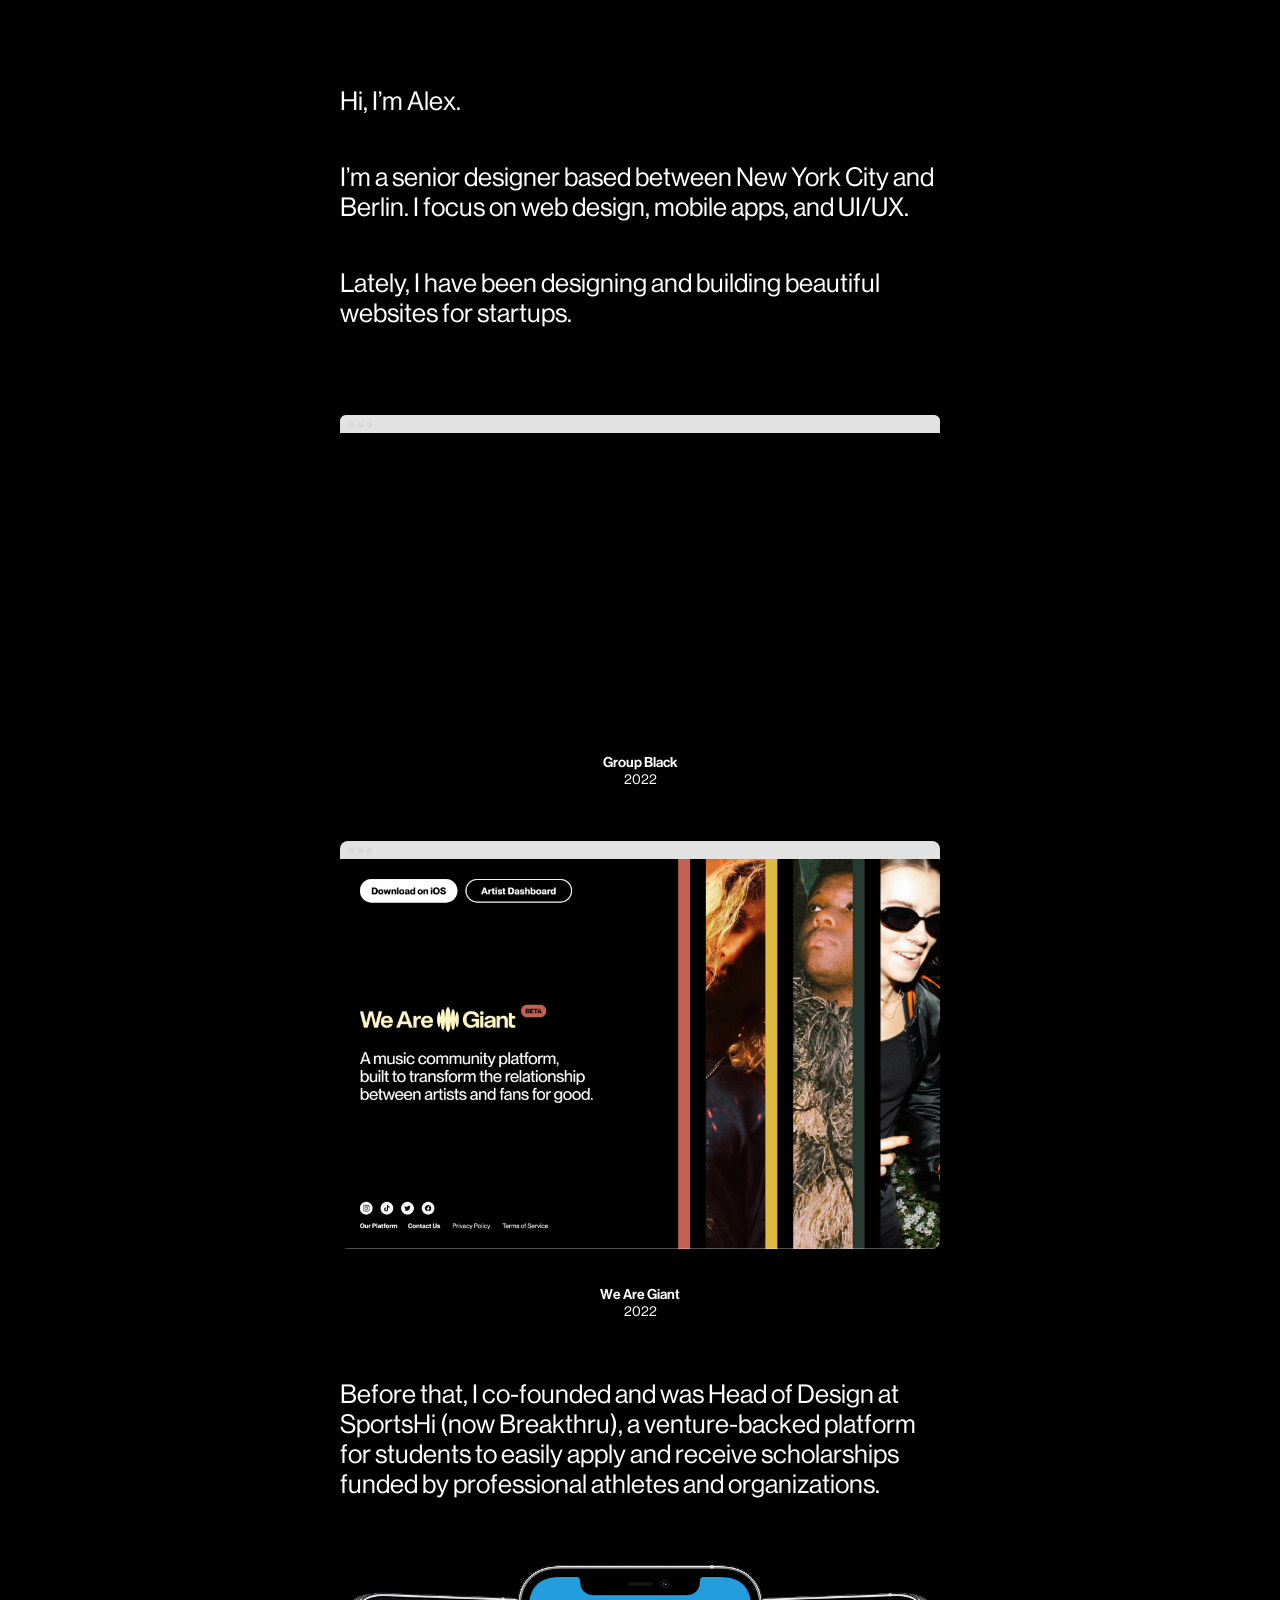
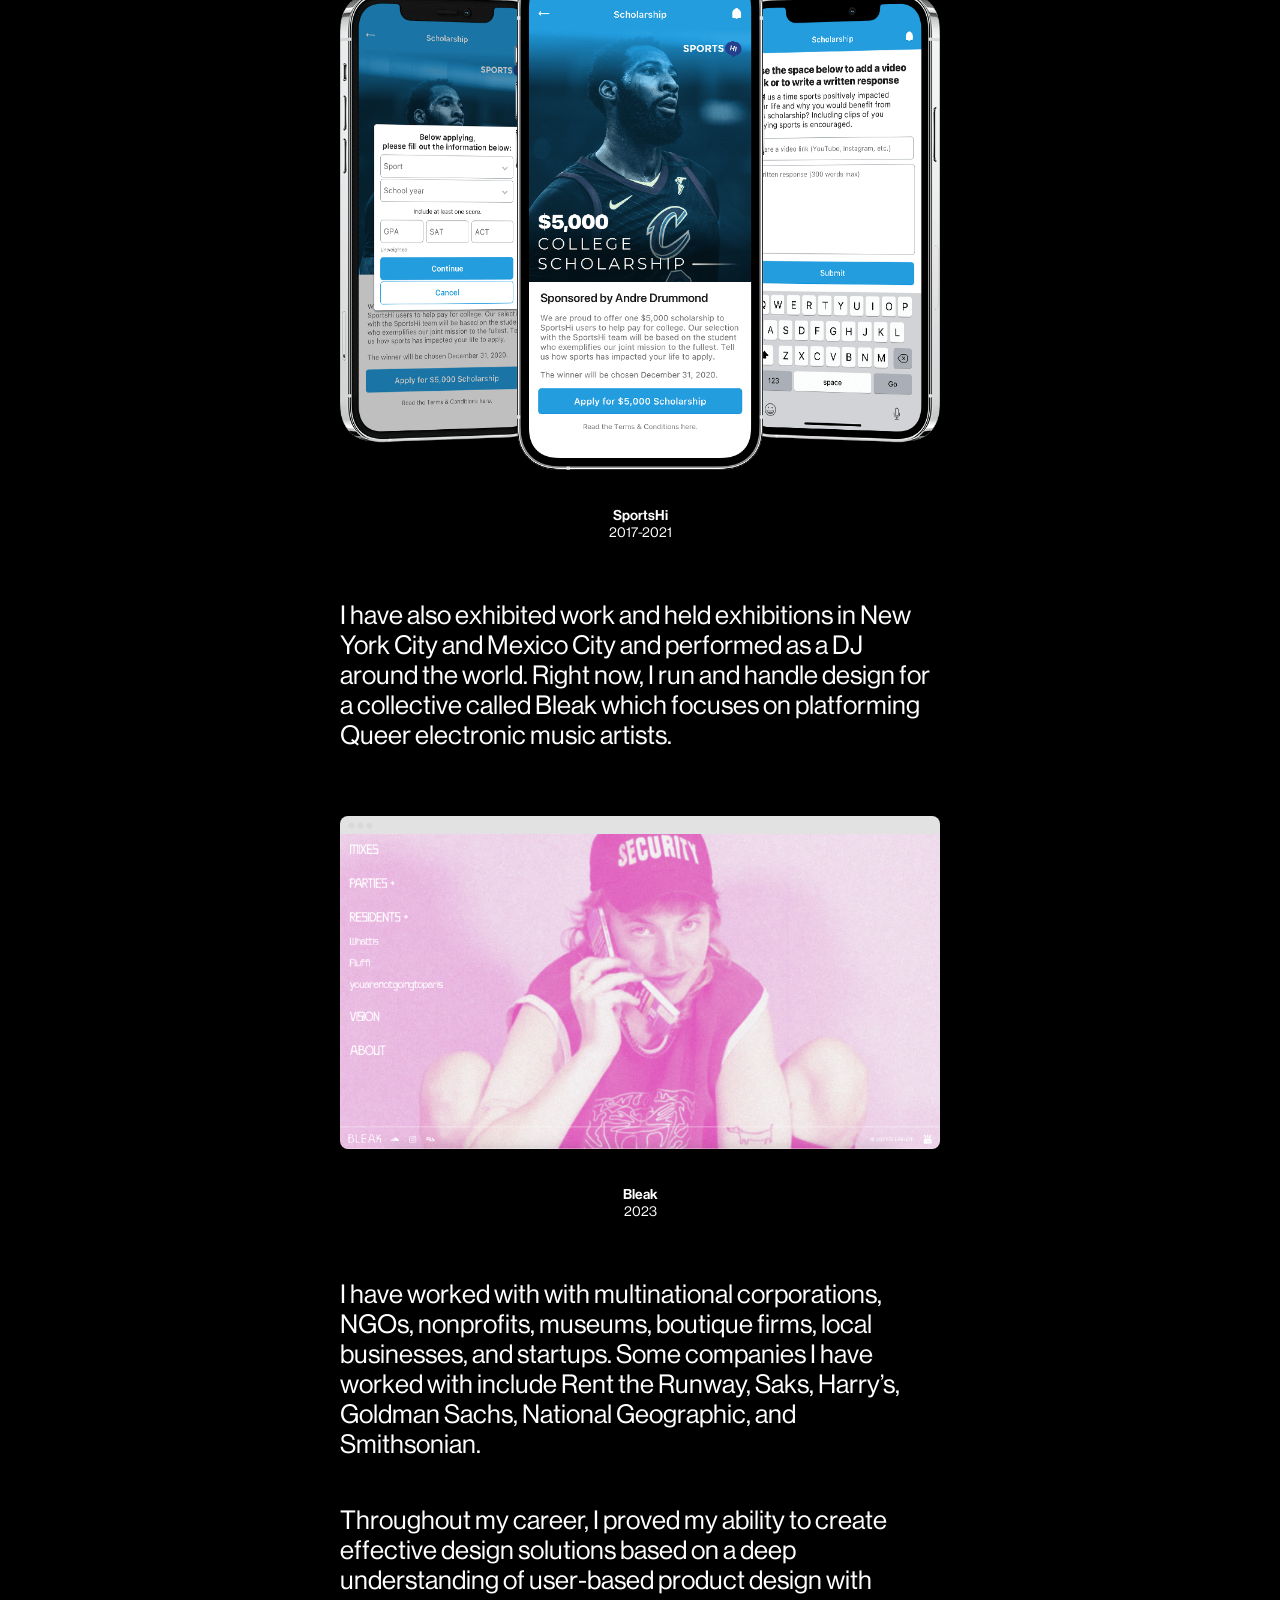
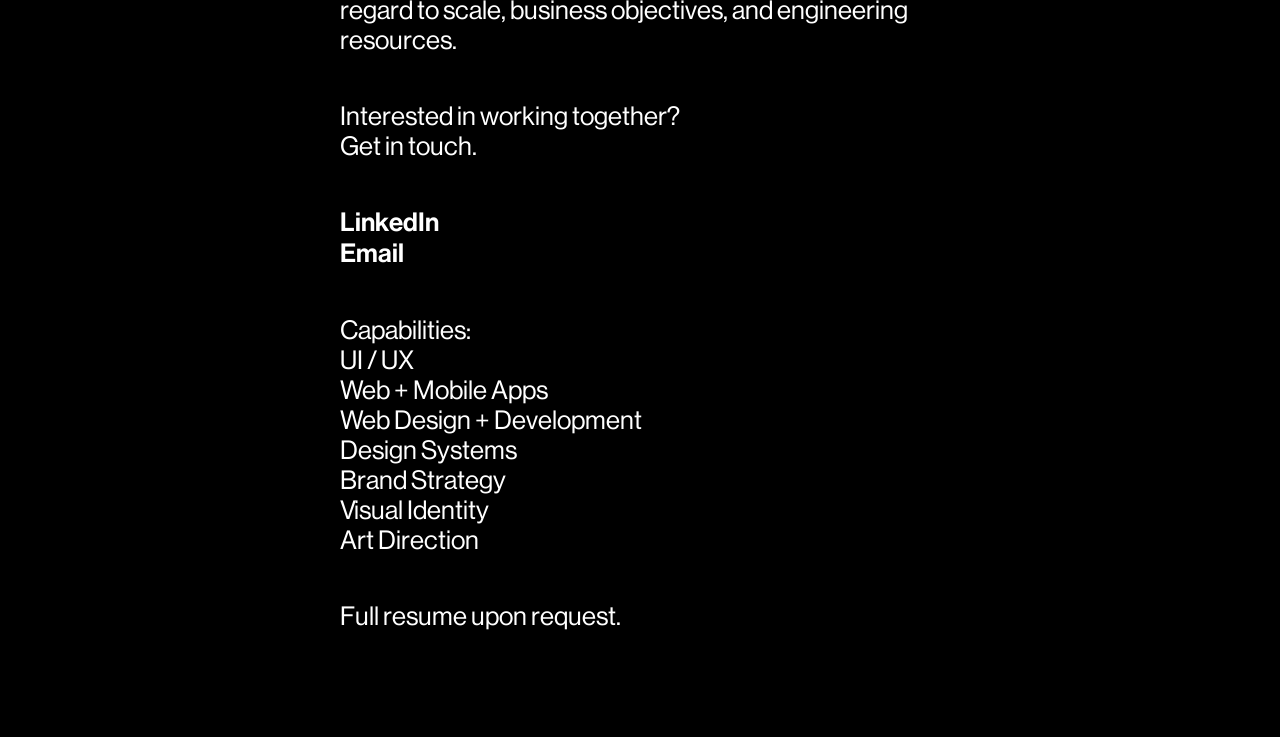
<file: index.html>
<!DOCTYPE html>
<html lang=en>
  <head>
    <title>Alex Peters</title>
    <meta name="description" content="Alex Peters is a multidisciplinary designer based in New York City and Berlin.">
    <meta charset="UTF-8">
    <meta name="viewport" content="width=device-width, initial-scale=1.0">
    <link rel="shortcut icon" href="fav.png" type="image/x-icon">
    <link rel="stylesheet" href="styles-new.css">
    <script src="https://ajax.googleapis.com/ajax/libs/jquery/3.2.1/jquery.min.js"></script>
    <script type="text/javascript" src="js/scripts.js"></script>
    <script>
    window.onload = function() {
      window.scrollTo(0, 0);
    };
  </script>
  </head>

  <body>

    <div class="info">Tap images for project info</div>

    <div class="inside">
    <p><span class="hi">Hi,</span> <span class="im">I’m</span> <span class="alex">Alex.</span></p>

    <div class="fade">
    <p>I’m a senior designer based between New York City and Berlin. I focus on web design, mobile apps, and UI/UX.</p>

    <p>Lately, I have been designing and building beautiful websites for startups.</p>

    <br>
    <a href="https://www.groupblack.co/"> 
    <img style="border-radius: 0px; max-width: 600px; width: 100%; margin-bottom: -5px;" src="imgs/browser.png" /><div class="video-container"><video src="vids/groupblack-web.mp4" autoplay loop muted playsinline></video></div></a>
    <div style="padding-top: 0px" class="work"><p><b>Group Black</b><br>2022</p></div>
    
    <div class="work"><a href="https://www.wearegiant.com/"><img src="imgs/wearegiant.jpg" /></a><p><b>We Are Giant</b><br>2022</p></div>

    <p>Before that, I co-founded and was Head of Design at <a href="https://www.crunchbase.com/organization/sportshi">SportsHi (now Breakthru)</a>, a venture-backed platform for students to easily apply and receive scholarships funded by professional athletes and organizations.</p>

    <div class="work"><a href="sportshi"><img src="imgs/sportshi-1.png" /></a><p><b>SportsHi</b><br>2017-2021</p></div>

    <p>I have also exhibited work and held exhibitions in New York City and Mexico City and performed as a DJ around the world. Right now, I run and handle design for a collective called <a href="https://bleak.wtf/">Bleak</a> which focuses on platforming Queer electronic music artists.</p>

    <div class="work"><a href="bleak"><img src="imgs/bleakwtf.jpg" /></a><p><b>Bleak</b><br>2023</p></div>

    <p>I have worked with with multinational corporations, NGOs, nonprofits, museums, boutique firms, local businesses, and startups. Some companies I have worked with include Rent the Runway, Saks, Harry’s, Goldman Sachs, National Geographic, and Smithsonian.</p>

    <p>Throughout my career, I proved my ability to create effective design solutions based on a deep understanding of user-based product design with regard to scale, business objectives, and engineering resources.</p>

    <p>Interested in working together?<br>Get in touch.</p>

    <p><b><a href="https://www.linkedin.com/in/alexpetersdesign/">LinkedIn</a><br><a href="mailto:alexpeters94@gmail.com">Email</a></b></p>

    <p>
      Capabilities:<br>
      UI / UX<br>
      Web + Mobile Apps<br>
      Web Design + Development<br>
      Design Systems<br>
      Brand Strategy<br>
      Visual Identity<br>
      Art Direction
    </p>

    <p>Full resume upon request.</p>
    </div>
    </div>

  </body>

</html>
</file>
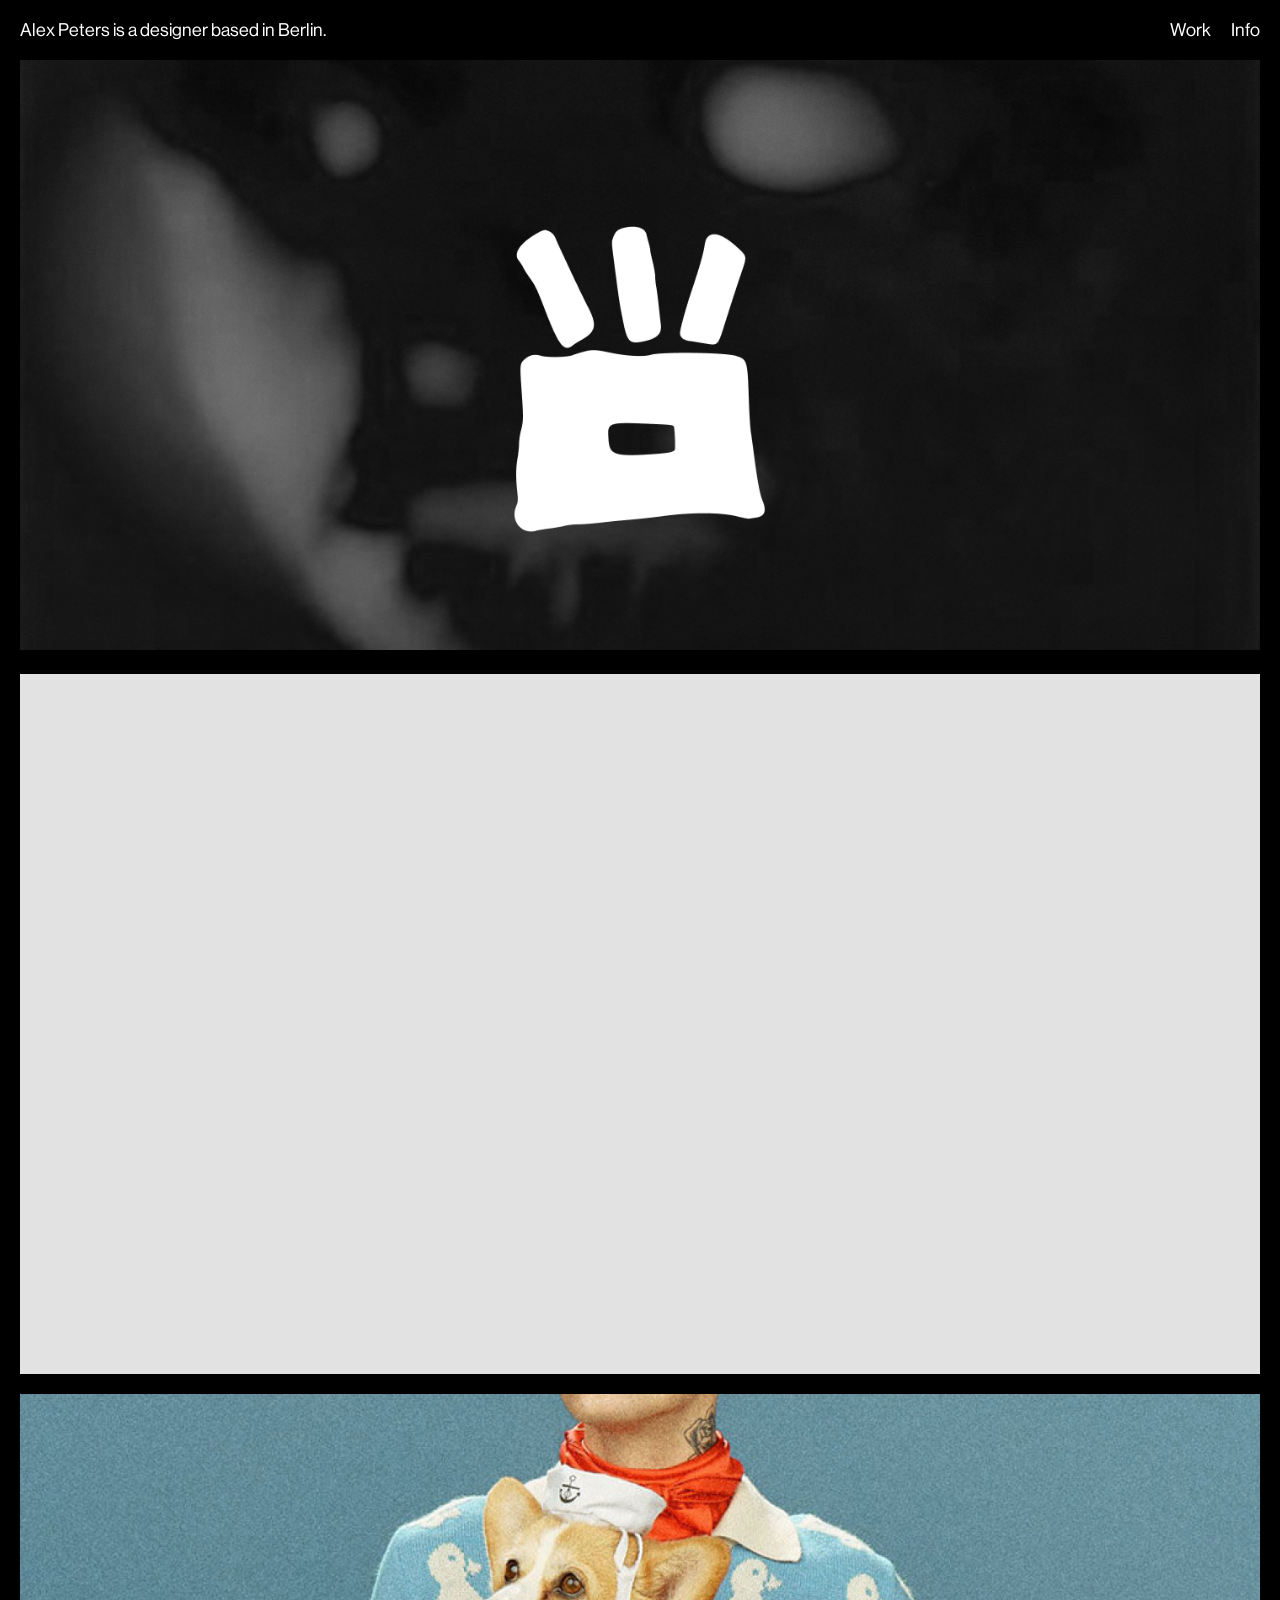
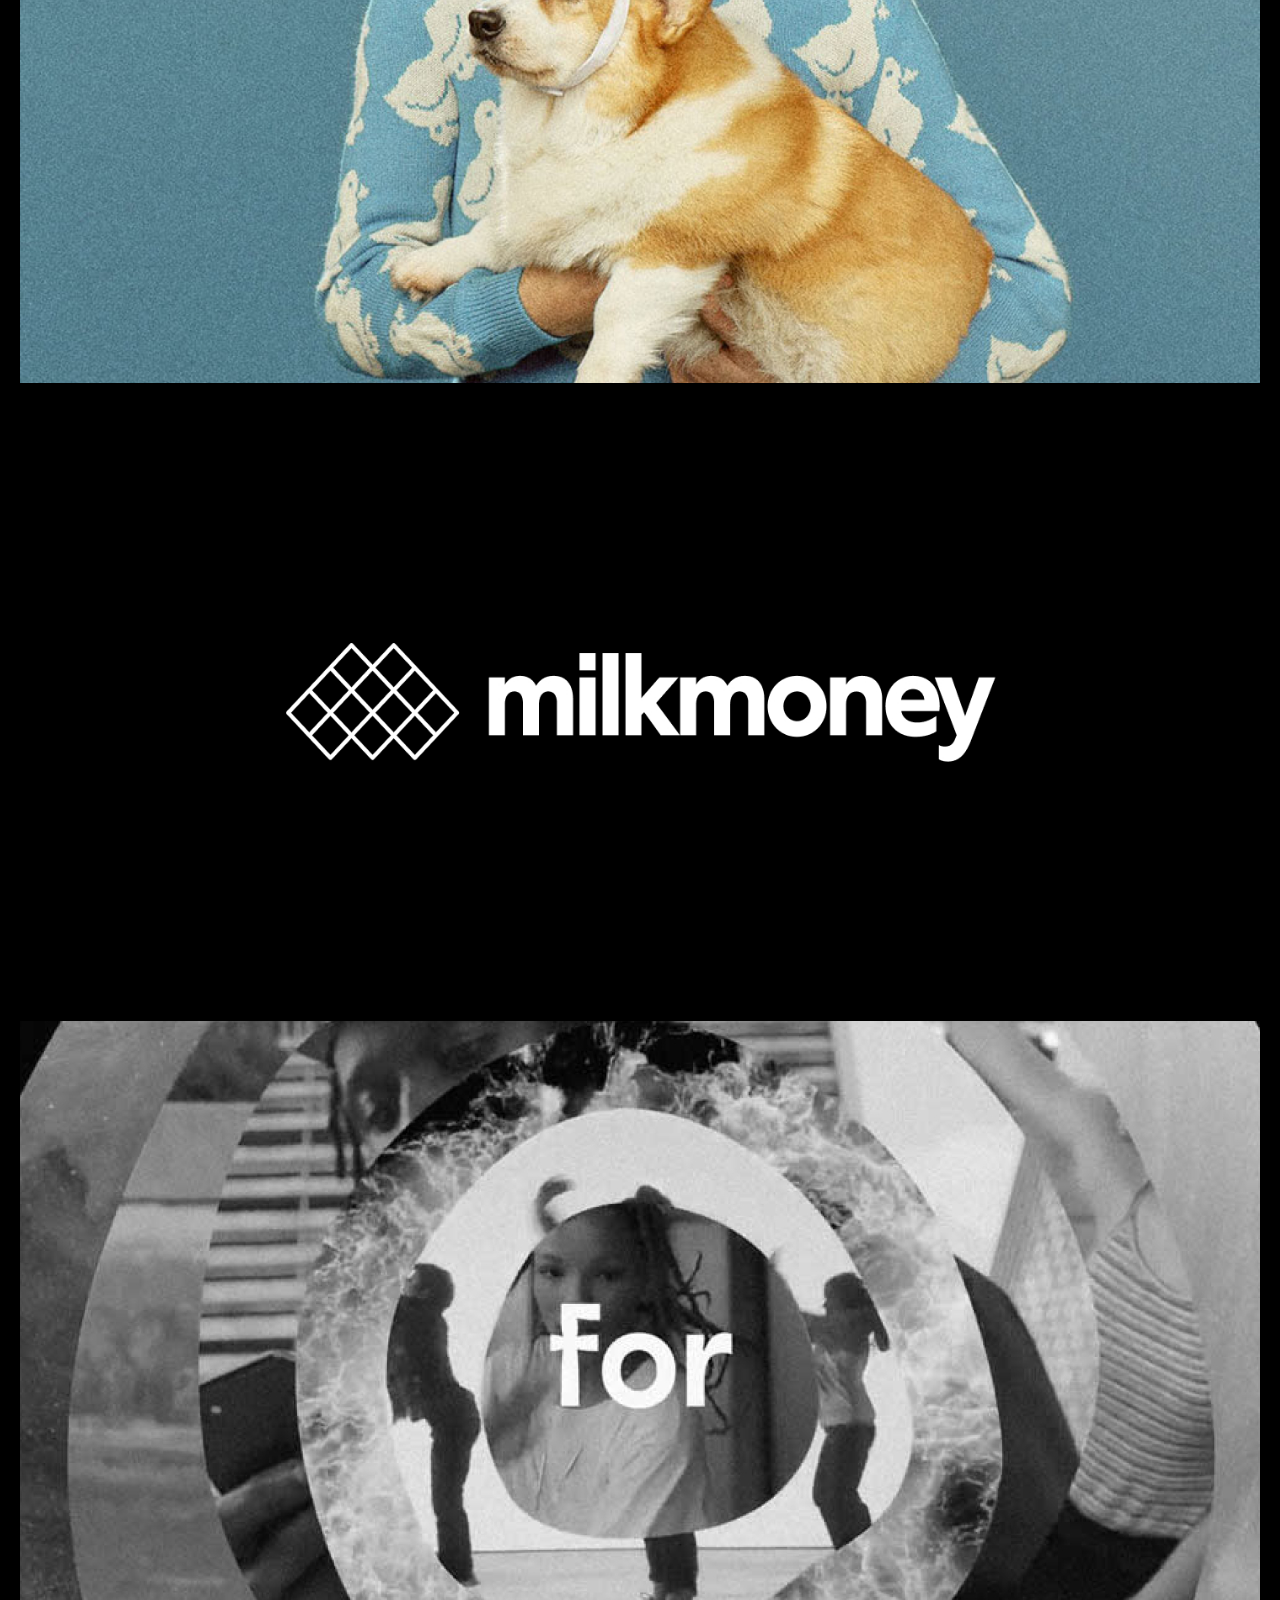
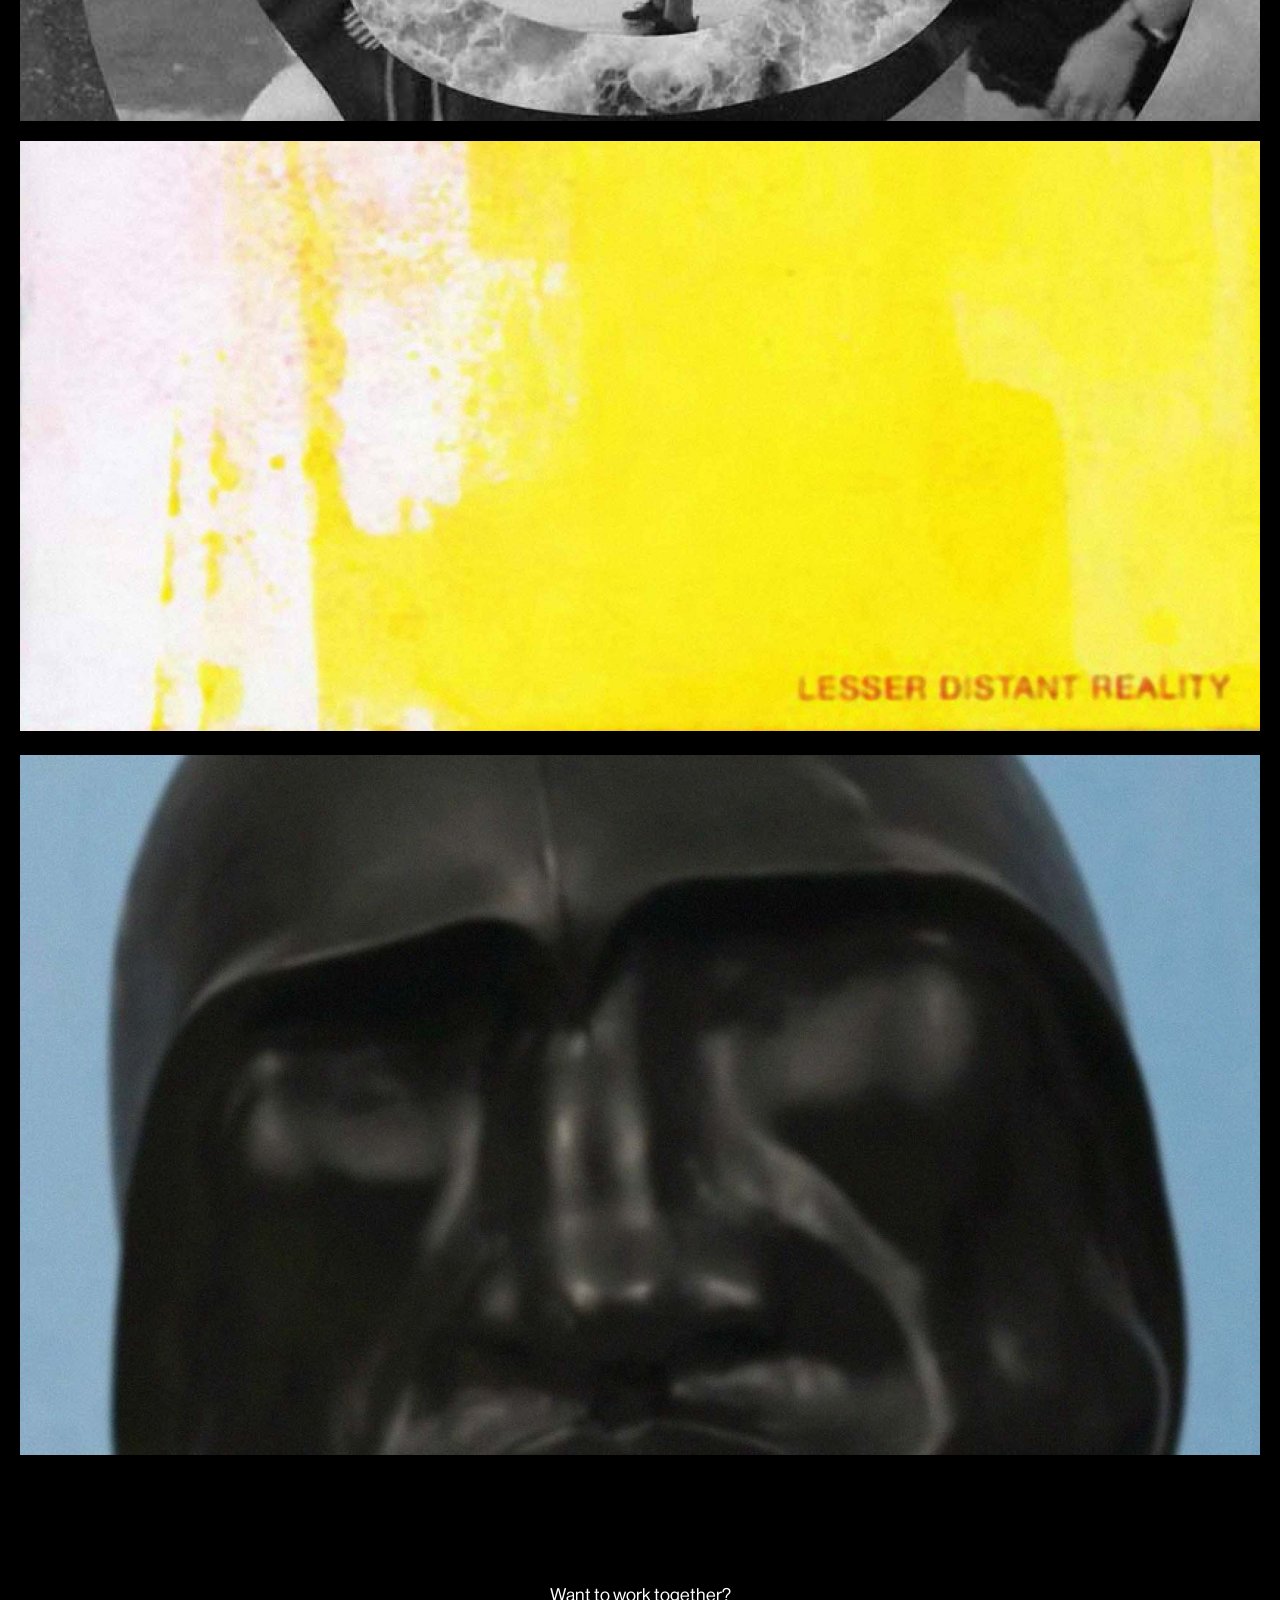
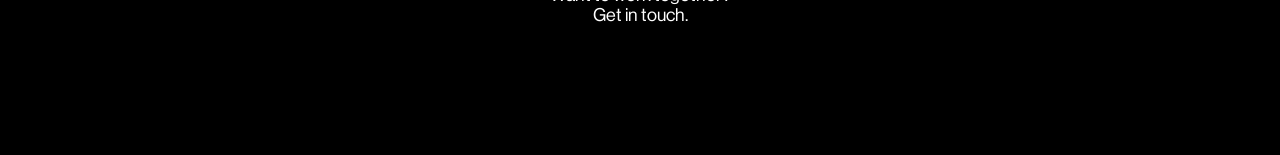
<file: index-visual.html>
<!DOCTYPE html>
<html lang=en>
  <head>
    <title>ALEX PETERS | Design</title>
    <meta name="description" content="Alex Peters is a multidisciplinary designer based in Berlin.">
    <meta charset="UTF-8">
    <meta name="viewport" content="width=device-width, initial-scale=1.0">
    <link rel="shortcut icon" href="fav.png" type="image/x-icon">
    <link rel="stylesheet" href="styles.css">
    <script src="https://ajax.googleapis.com/ajax/libs/jquery/3.2.1/jquery.min.js"></script>
    <script type="text/javascript" src="js/scripts.js"></script>
  </head>

  <body>

    <nav>
      <div>Alex Peters is a designer based in&nbsp;Berlin.</div>
      <div class="nav-links"><a href="https://alexpeters.design">Work</a><a href="/info">Info</a></div>
    </nav>

    <div class="container">
    <a href="work/bleak"><img class="cover" src="imgs-new/home-bleak.jpg" /></a>

    <a href="work/groupblack">
    <div class="cover cover-groupblack">
        <video style="position: relative; z-index: 999; filter:" width="60%" playsinline autoplay muted loop>
        <source src="vids/groupblack.mp4" type="video/mp4">
        </video>
    </div>
    </a>

    <a href="work/wearegiant"><img class="cover" src="imgs-new/home-wearegiant.jpg" /></a>

    <a href="work/milkmoney"><img class="cover" src="imgs-new/home-milkmoney.jpg" /></a>

    <a href="work/crater">
    <div class="cover cover-crater">
        <video style="position: relative; z-index: 999; filter:" width="60%" playsinline autoplay muted loop>
        <source src="vids/crater.mp4" type="video/mp4">
        </video>
    </div>
    </a>

    <a href="work/zine"><img class="cover" src="imgs-new/home-zine.jpg" /></a>

    <a href="work/darling">
    <div class="cover cover-darling">
        <video style="position: relative; z-index: 999; filter:" width="300px" playsinline autoplay muted loop>
        <source src="vids/darling.mp4" type="video/mp4">
        </video>
    </div>
    </a>

    <footer><div>Want to work together?<br>Get in touch.</div></footer>
    </div>



  </body>

  

</html>
</file>
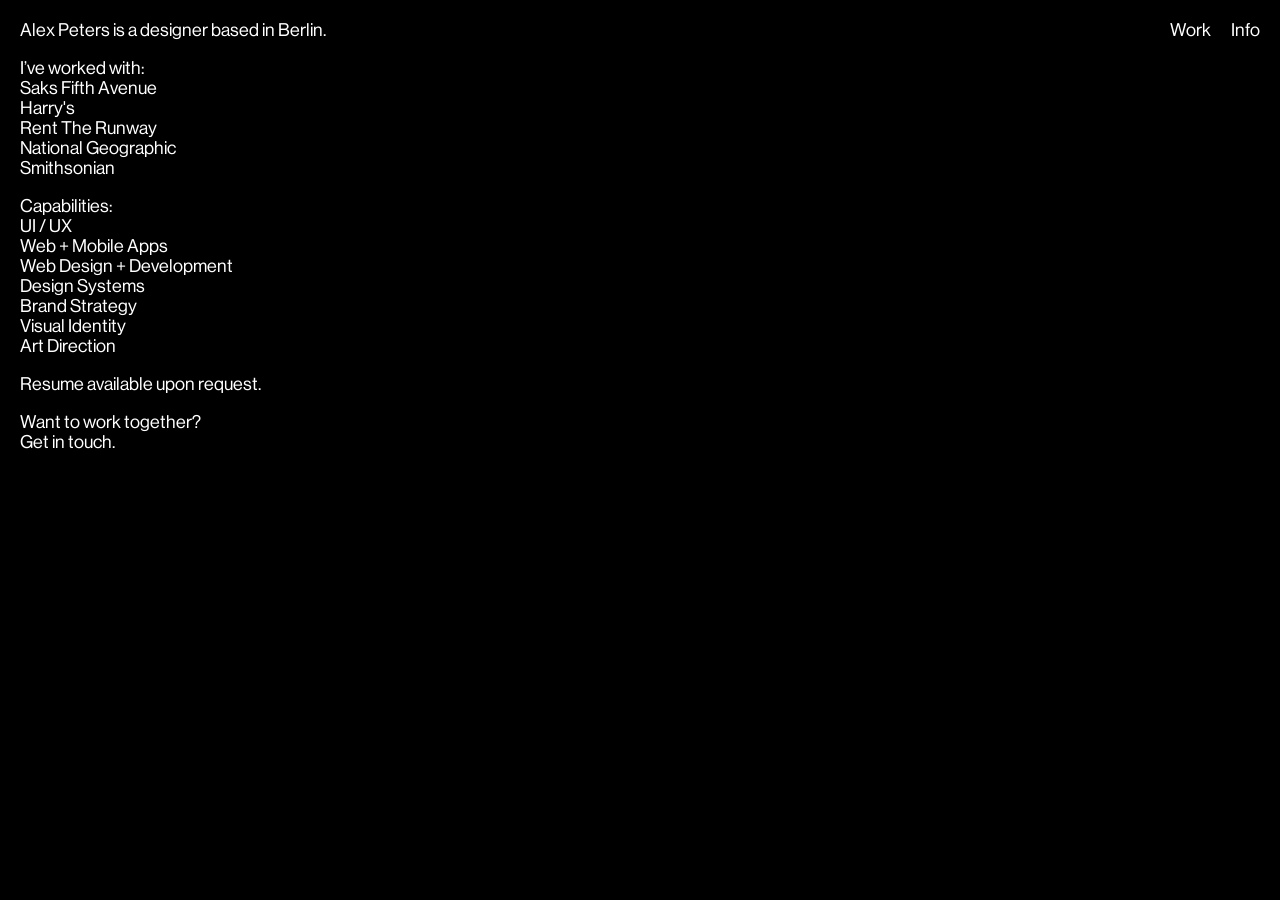
<file: info.html>
<!DOCTYPE html>
<html lang=en>
  <head>
    <title>ALEX PETERS | Design</title>
    <meta name="description" content="Alex Peters is a multidisciplinary designer based in Berlin.">
    <meta charset="UTF-8">
    <meta name="viewport" content="width=device-width, initial-scale=1.0">
    <link rel="shortcut icon" href="fav.png" type="image/x-icon">
    <link rel="stylesheet" href="styles.css">
    <script src="https://ajax.googleapis.com/ajax/libs/jquery/3.2.1/jquery.min.js"></script>
    <script type="text/javascript" src="js/scripts.js"></script>
  </head>

  <body>

    <nav>
      <div>Alex Peters is a designer based in&nbsp;Berlin.</div>
      <div class="nav-links"><a href="https://alexpeters.design">Work</a><a href="/info">Info</a></div>
    </nav>

    <div class="container">
      <div class="info">
    <p>
      I’ve worked with:<br>
      Saks Fifth Avenue<br>
      Harry's<br>
      Rent The Runway<br>
      National Geographic<br>
      Smithsonian
    </p>  

    <p>
      Capabilities:<br>
      UI / UX<br>
      Web + Mobile Apps<br>
      Web Design + Development<br>
      Design Systems<br>
      Brand Strategy<br>
      Visual Identity<br>
      Art Direction
    </p>

    <p>
      Resume available upon request.
    </p>

    <p>
      Want to work together?<br>
      Get in touch.
    </p>
     </div>
    </div>

  </body>

</html>
</file>
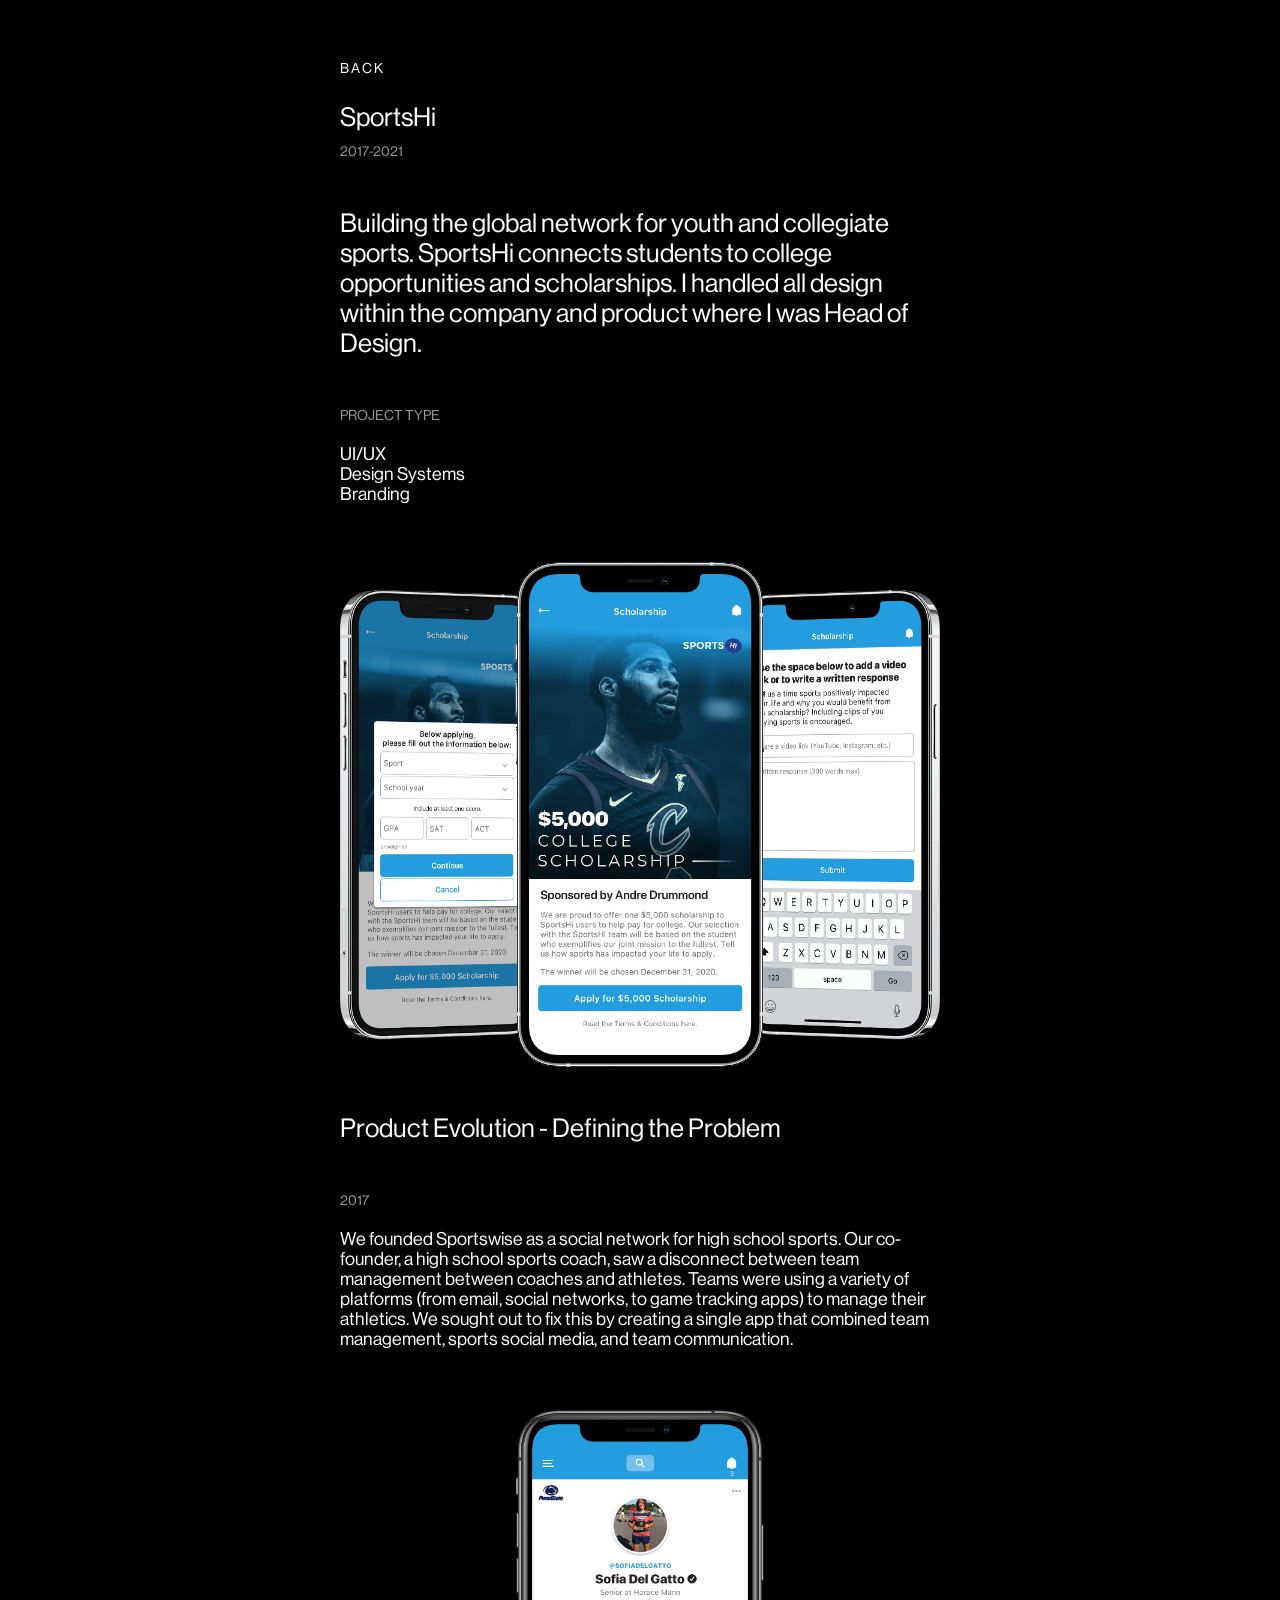
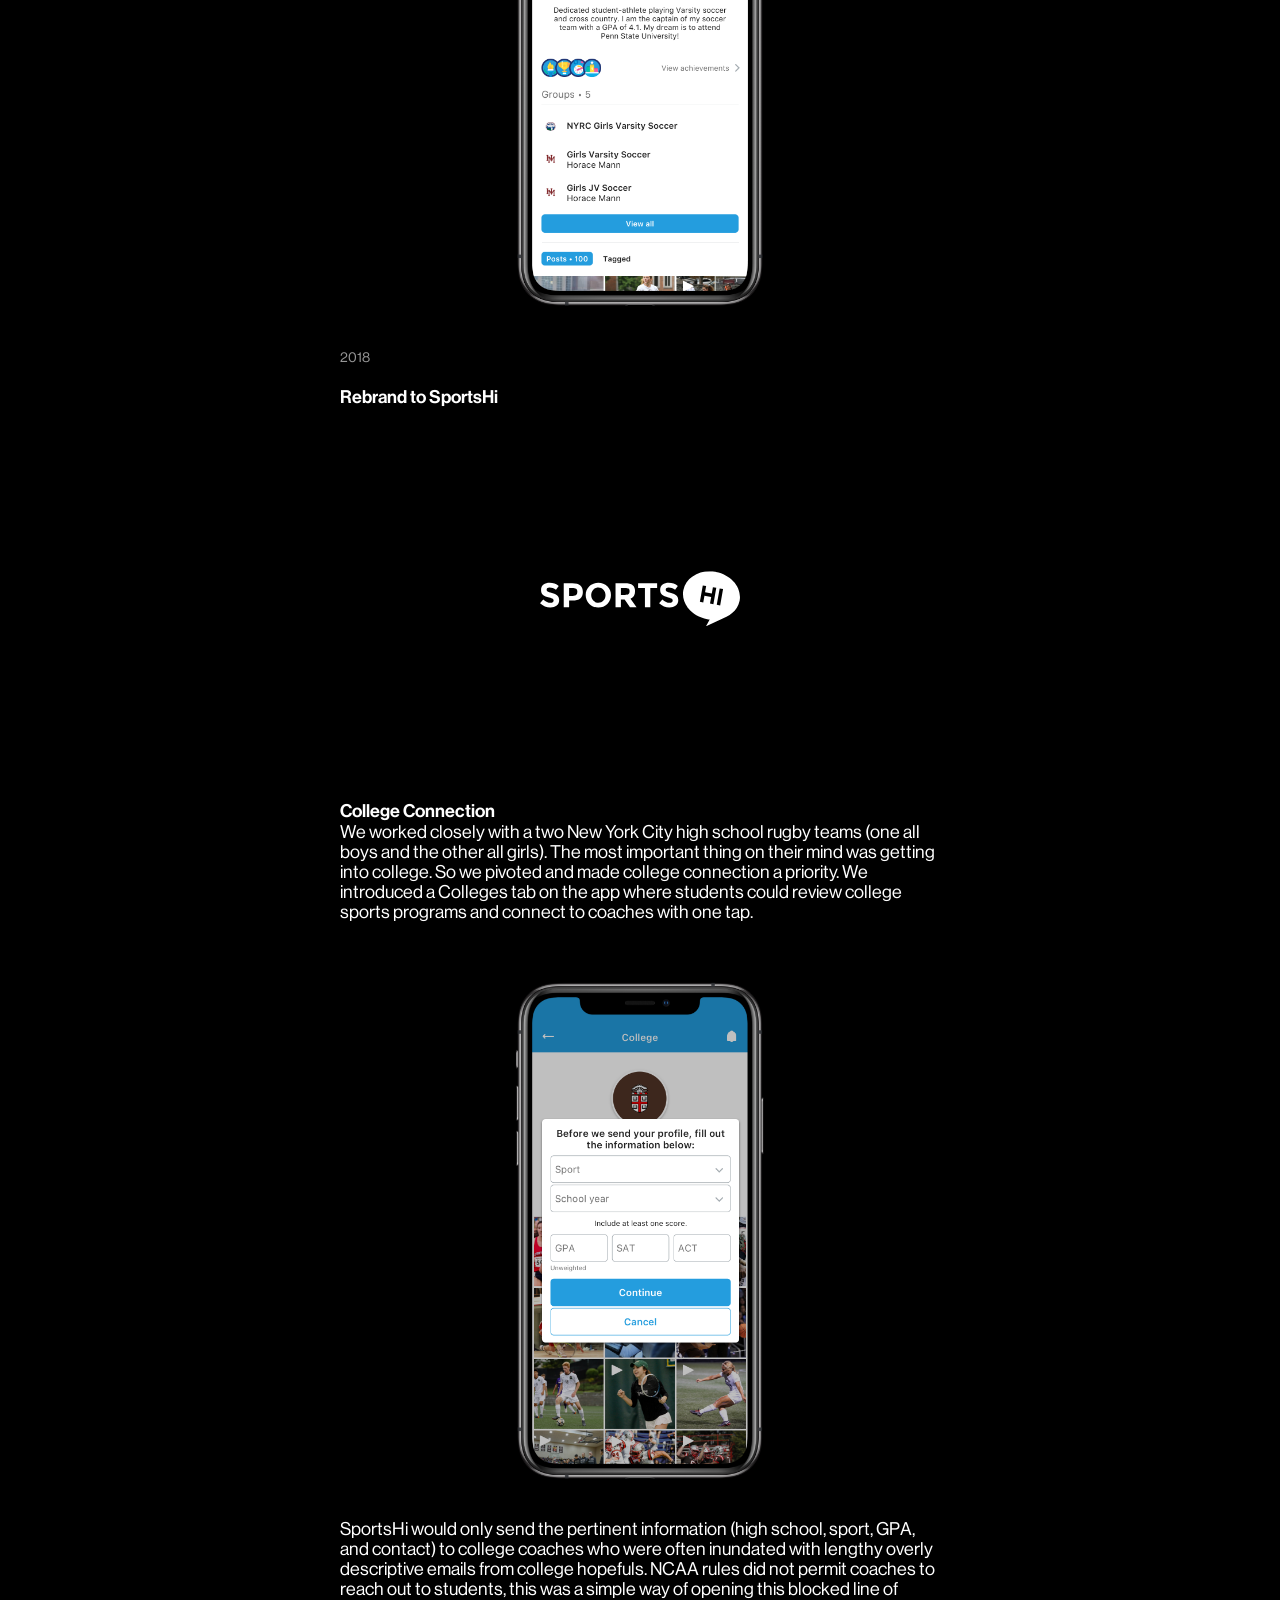
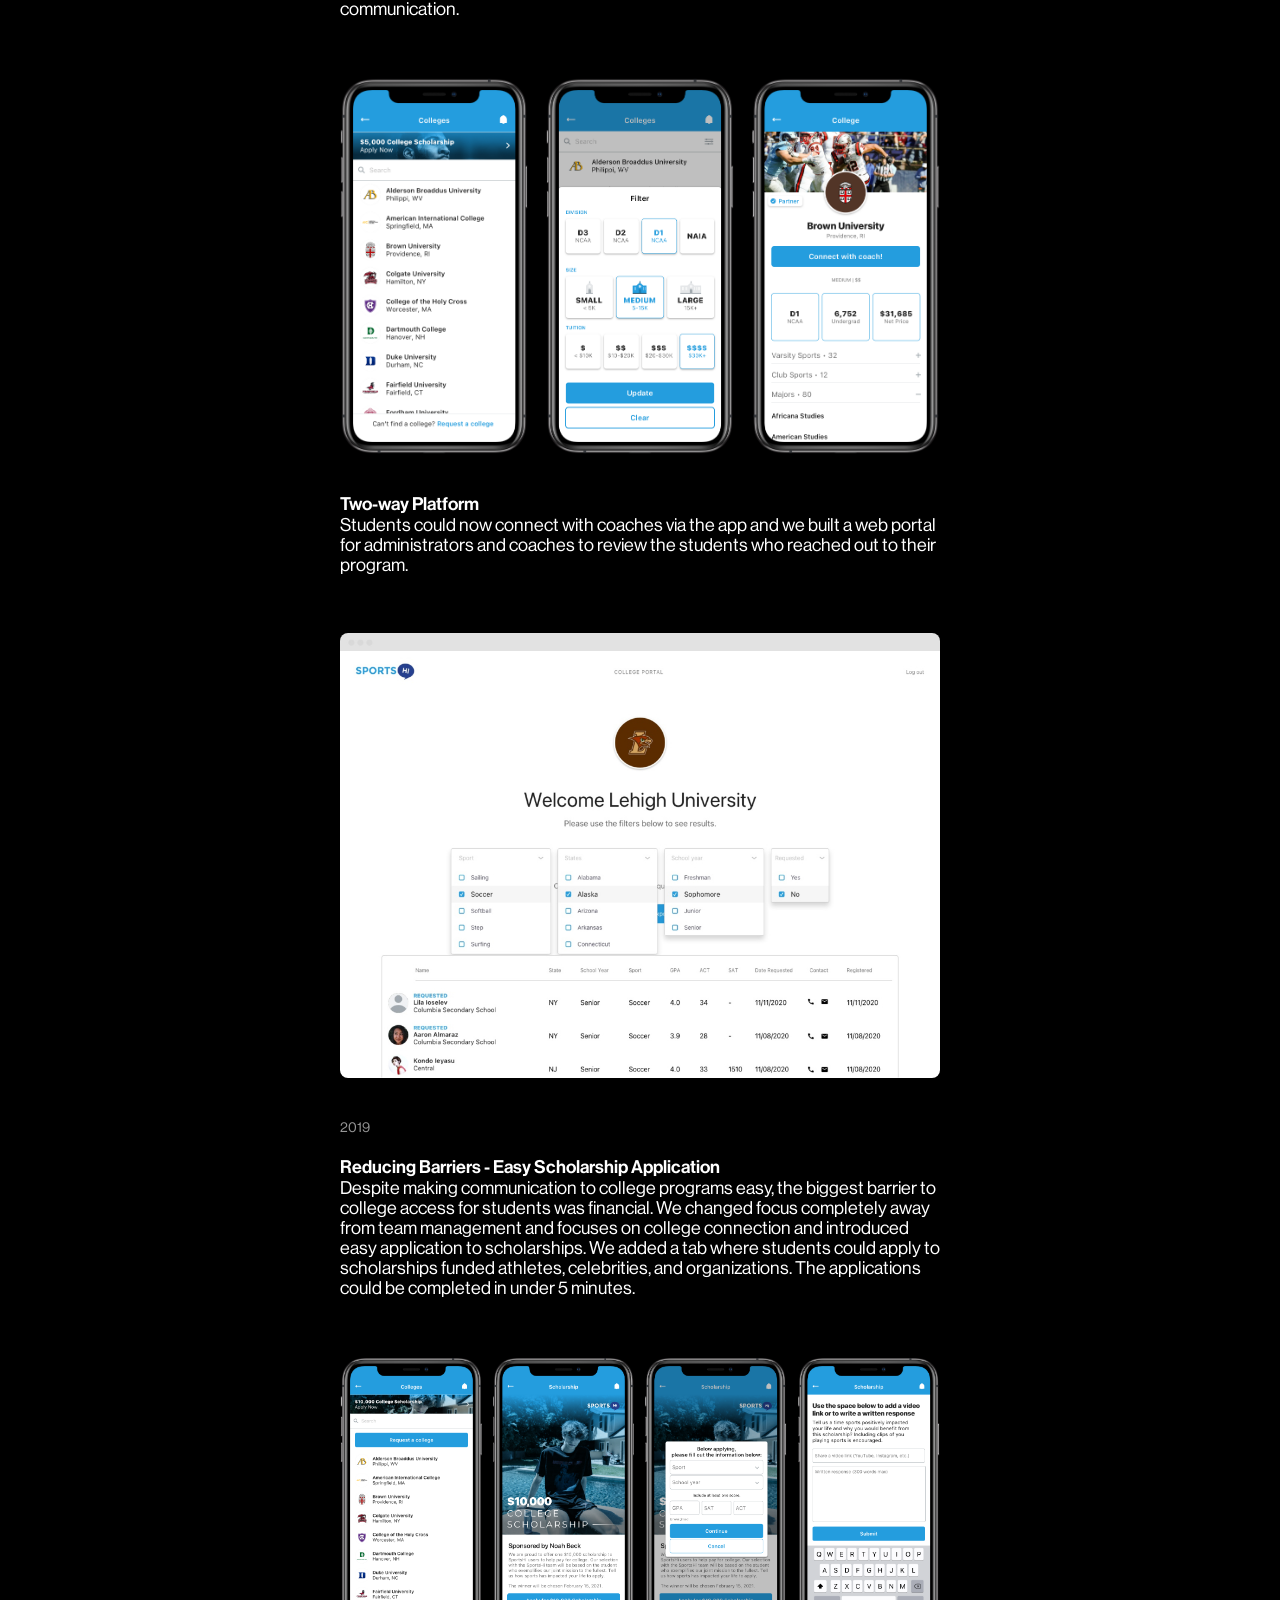
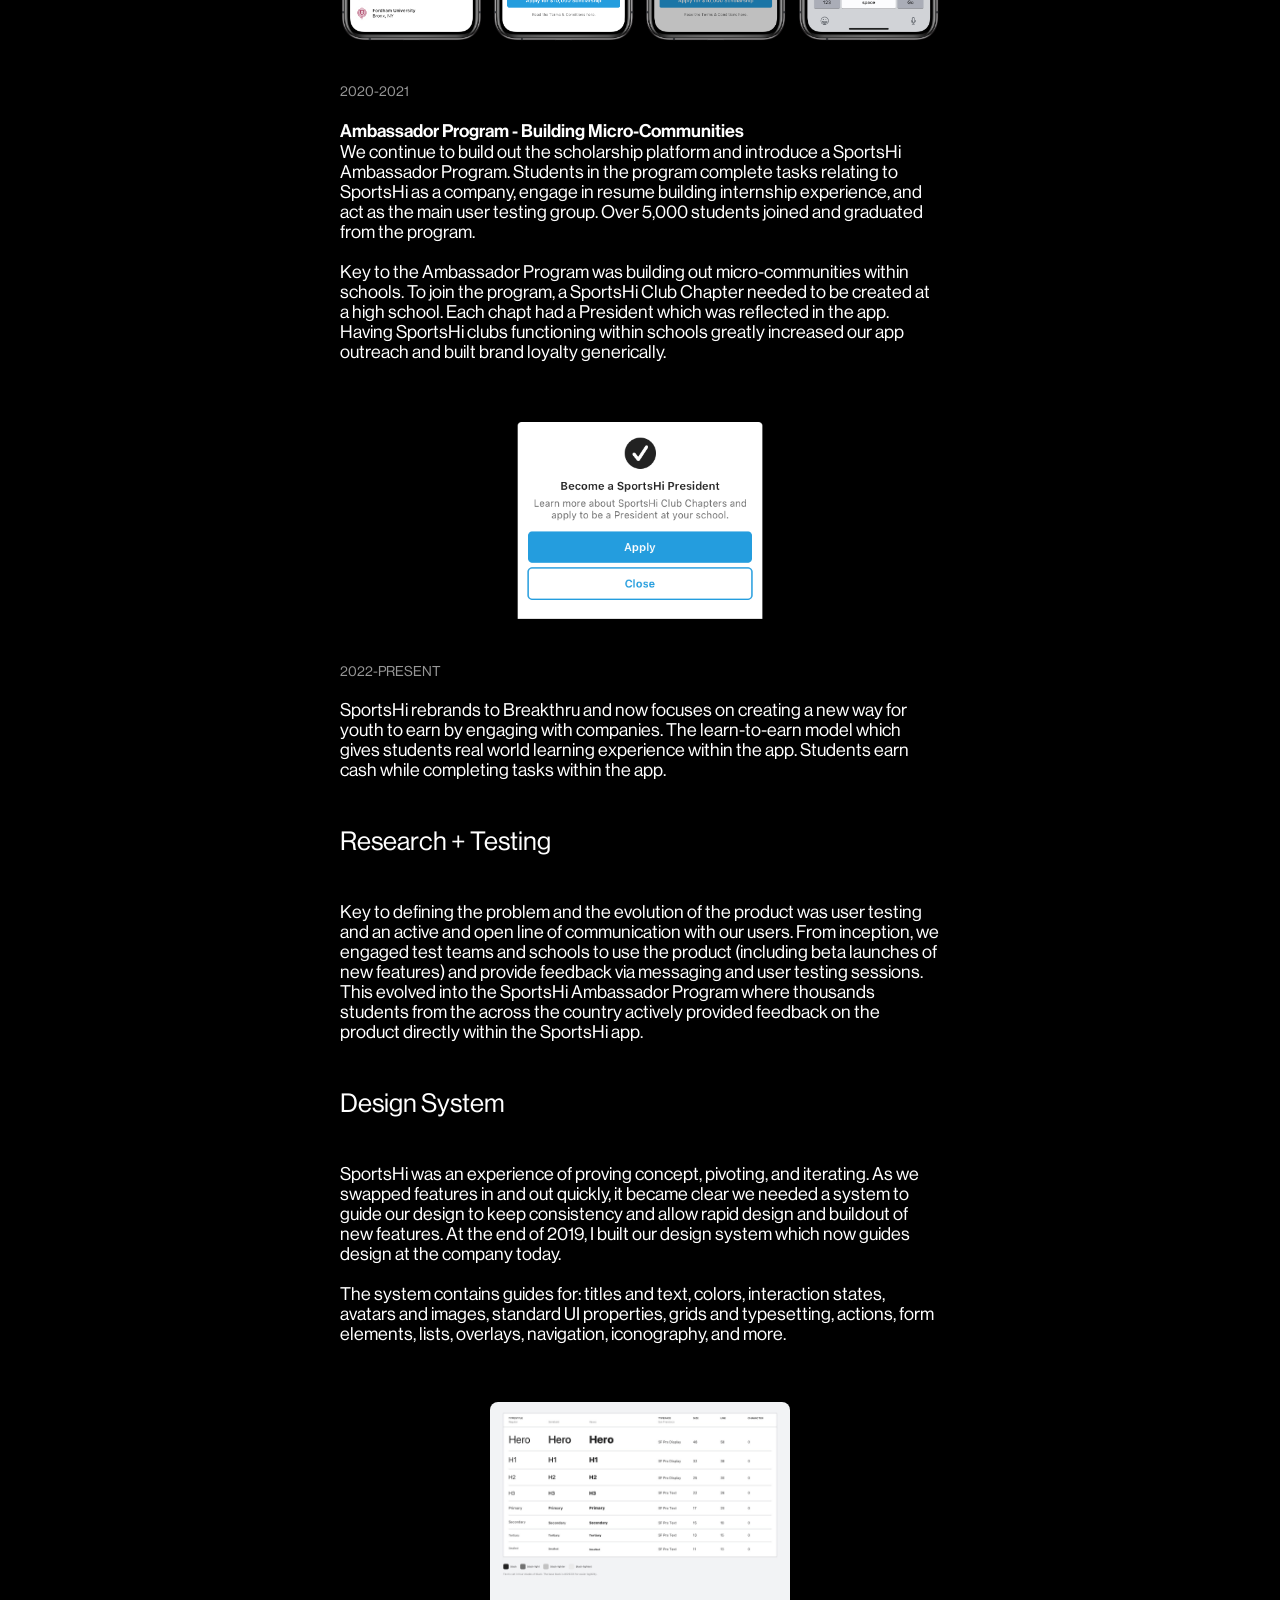
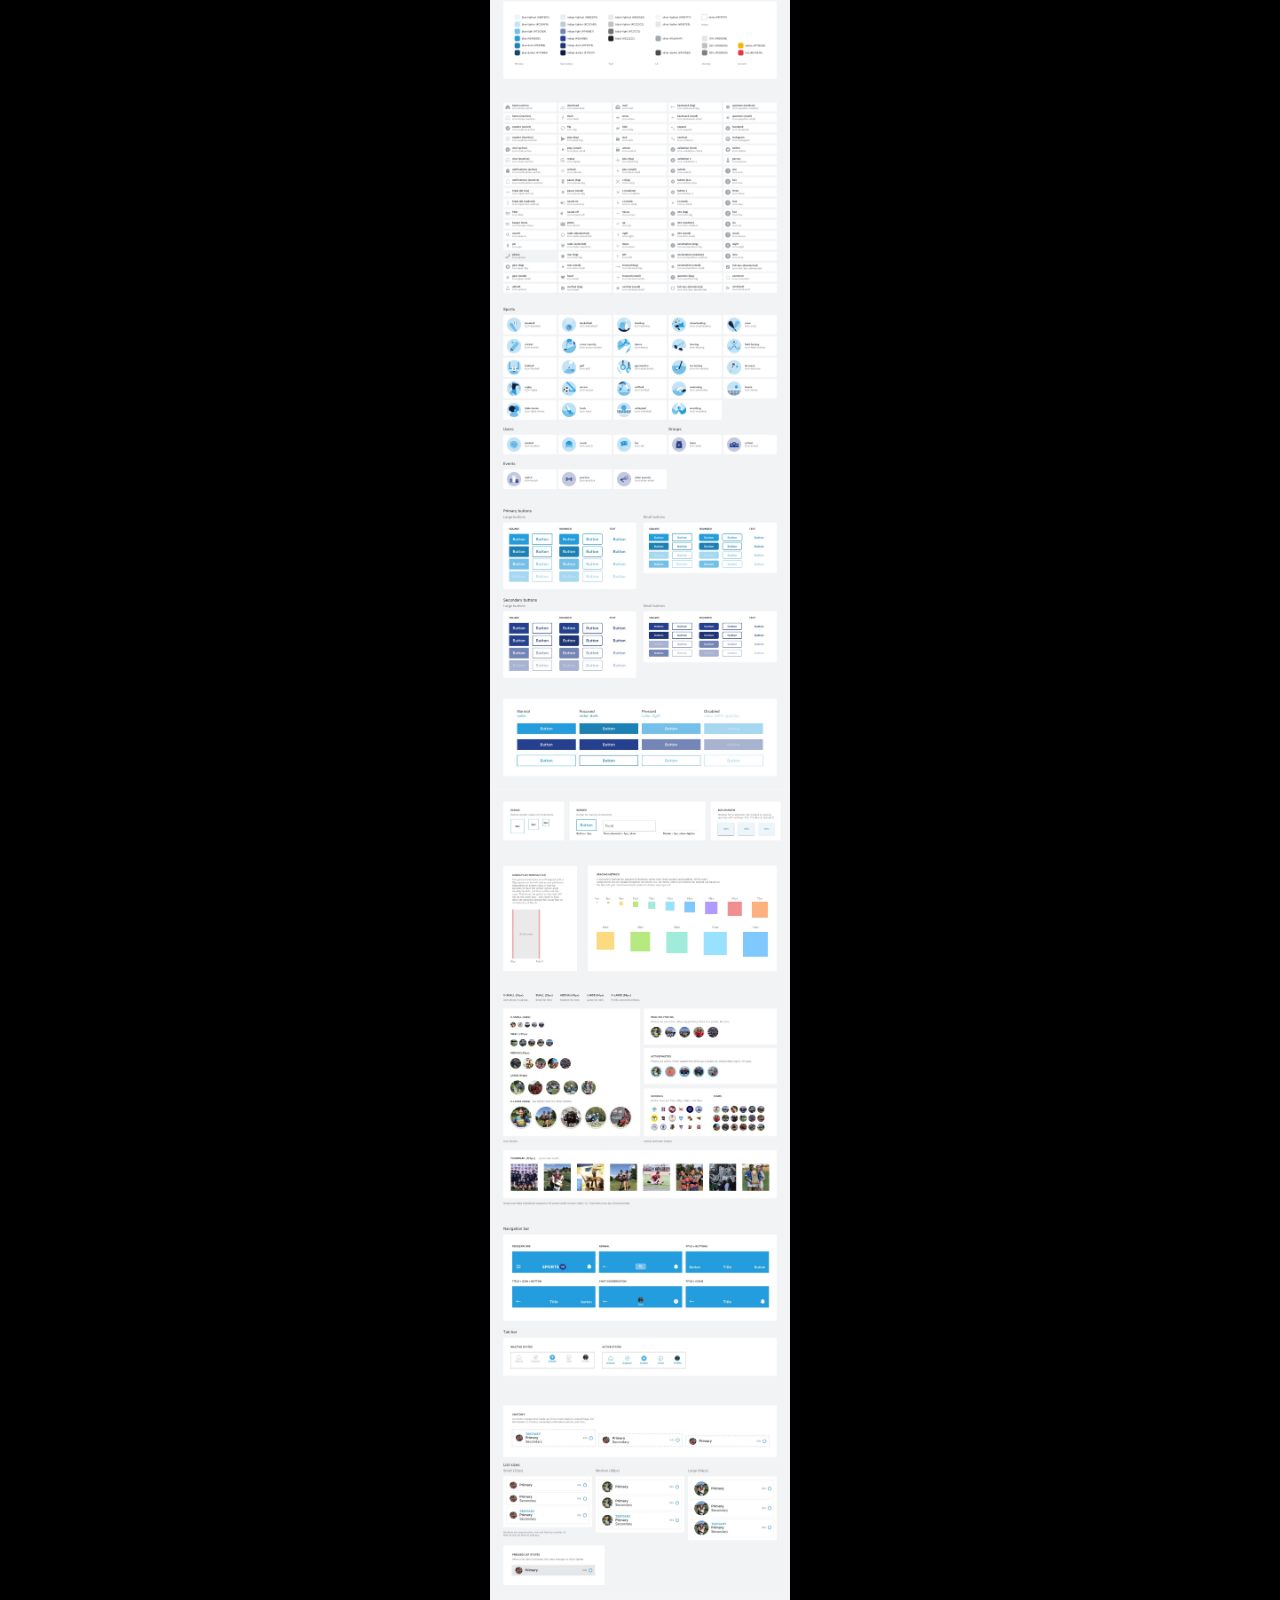
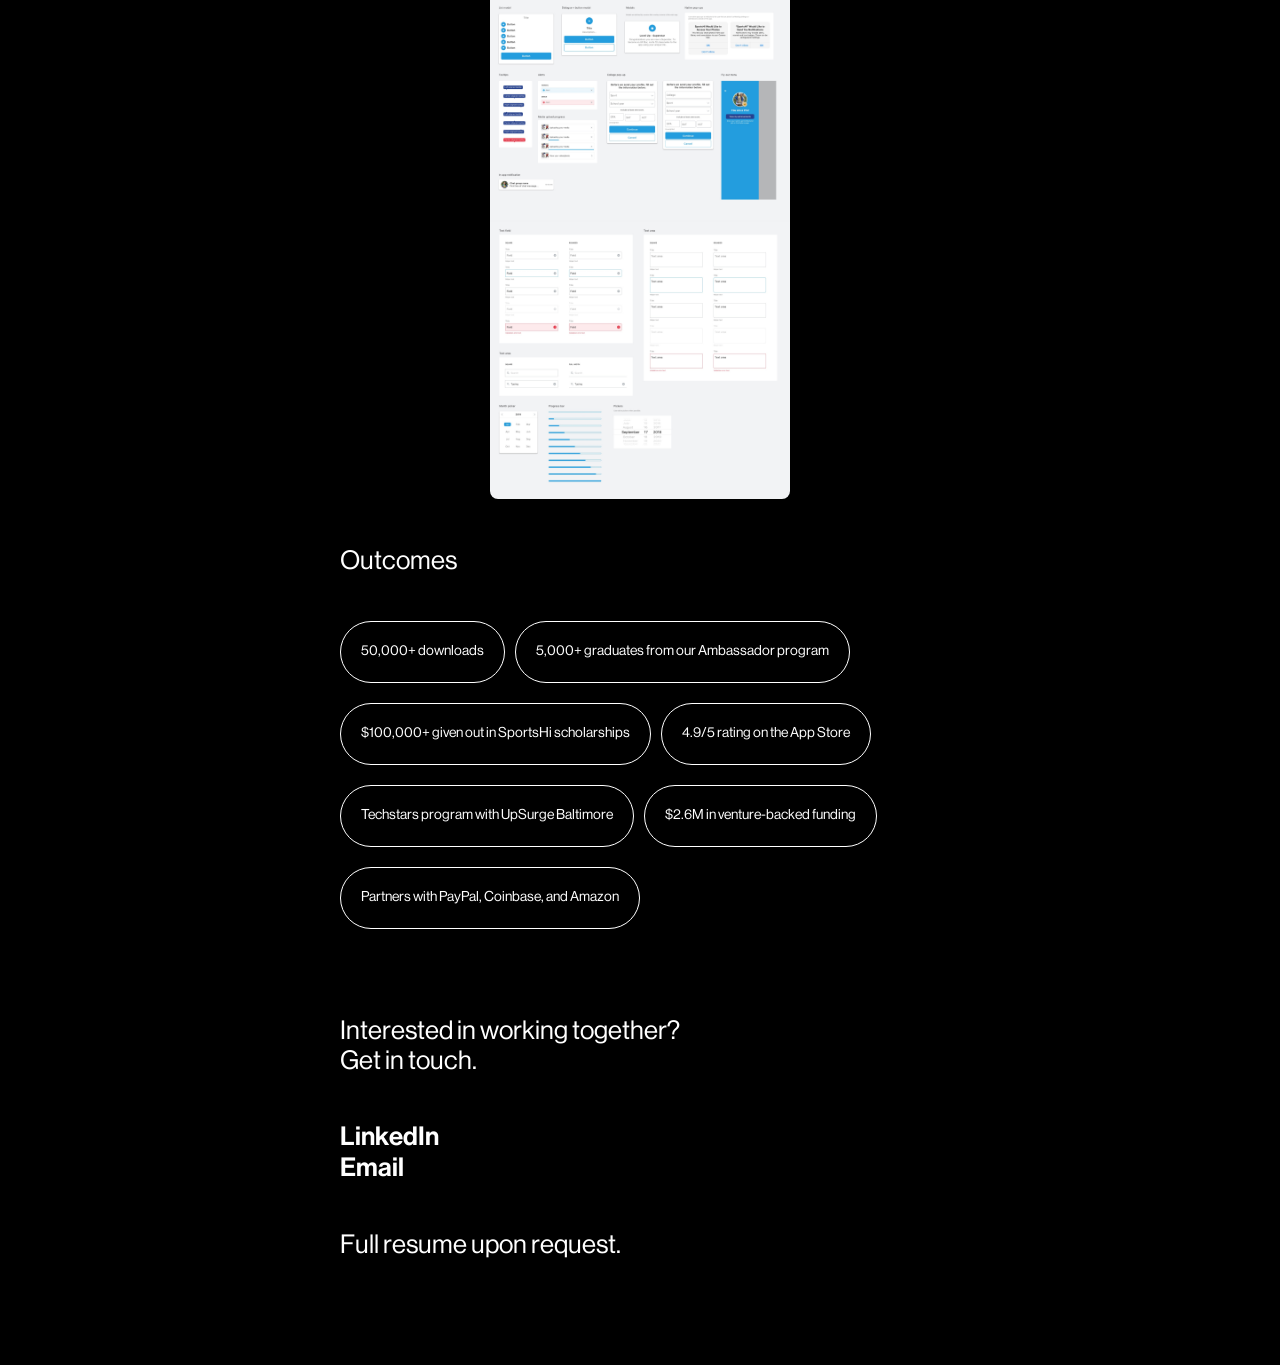
<file: sportshi.html>
<!DOCTYPE html>
<html lang=en>
  <head>
    <title>Alex Peters</title>
    <meta name="description" content="Alex Peters is a multidisciplinary designer based in New York City and Berlin.">
    <meta charset="UTF-8">
    <meta name="viewport" content="width=device-width, initial-scale=1.0">
    <link rel="shortcut icon" href="fav.png" type="image/x-icon">
    <link rel="stylesheet" href="styles-new.css">
    <script src="https://ajax.googleapis.com/ajax/libs/jquery/3.2.1/jquery.min.js"></script>
    <script type="text/javascript" src="js/scripts.js"></script>
  </head>

  <body>

     <div class="inside">

      <div class="back"><a href="https://alexpeters.design">BACK</a></div>

      <p>SportsHi<br><span style="font-size: 14px; color: rgba(250, 250, 250, 0.6)">2017-2021</span></p>

      <p>Building the global network for youth and collegiate sports. SportsHi connects students to college opportunities and scholarships. I handled all design within the company and product where I was Head of Design.</p>

      <p class="project-info-description">
        <span style="font-size: 14px; color: rgba(250, 250, 250, 0.6)">PROJECT TYPE</span><br><br>
        UI/UX<br>
        Design Systems<br>
        Branding
      </p>

      <div class="work"><img src="imgs/sportshi-1.png" /></div>

      <div class="project-content">

        <p>Product Evolution - Defining the Problem</p>

        <p class="project-content-description">
        <span style="font-size: 14px; color: rgba(250, 250, 250, 0.6)">2017</span><br><br>
        We founded Sportswise as a social network for high school sports. Our co-founder, a high school sports coach, saw a disconnect between team management between coaches and athletes. Teams were using a variety of platforms (from email, social networks, to game tracking apps) to manage their athletics. We sought out to fix this by creating a single app that combined team management, sports social media, and team communication.
        </p>

        <div class="work"><img width="250px" src="imgs/sportshi-2.png" /></div>

        <p class="project-content-description">
        <span style="font-size: 14px; color: rgba(250, 250, 250, 0.6)">2018</span><br><br>
        <b>Rebrand to SportsHi</b>
        </p>

        <div class="video-container">
        <video src="vids/sportshi.mp4" autoplay loop muted playsinline></video>
        <img width="200px" src="imgs/sportshi-logo.svg">
        </div>
        <br>
        <p class="project-content-description">
        <b>College Connection</b><br>
        We worked closely with a two New York City high school rugby teams (one all boys and the other all girls). The most important thing on their mind was getting into college. So we pivoted and made college connection a priority. We introduced a Colleges tab on the app where students could review college sports programs and connect to coaches with one tap.
        </p>
        
        <div class="work"><img width="250px" src="imgs/sportshi-3.png" /></div>

        <p class="project-content-description">
        SportsHi would only send the pertinent information (high school, sport, GPA, and contact) to college coaches who were often inundated with lengthy overly descriptive emails from college hopefuls. NCAA rules did not permit coaches to reach out to students, this was a simple way of opening this blocked line of communication.
        </p>
        
        <div class="work"><img src="imgs/sportshi-4.png" /></div>

        <p class="project-content-description">
        <b>Two-way Platform</b><br>
        Students could now connect with coaches via the app and we built a web portal for administrators and coaches to review the students who reached out to their program.
        </p>

        <div class="work"><img src="imgs/sportshi-5.jpg" /></div>

        <p class="project-content-description">
        <span style="font-size: 14px; color: rgba(250, 250, 250, 0.6)">2019</span><br><br>
        <b>Reducing Barriers - Easy Scholarship Application</b><br>
        Despite making communication to college programs easy, the biggest barrier to college access for students was financial. We changed focus completely away from team management and focuses on college connection and introduced easy application to scholarships. We added a tab where students could apply to scholarships funded athletes, celebrities, and organizations. The applications could be completed in under 5 minutes.
        </p>

        <div class="work"><img src="imgs/sportshi-6.png" /></div>

        <p class="project-content-description">
        <span style="font-size: 14px; color: rgba(250, 250, 250, 0.6)">2020-2021</span><br><br>
        <b>Ambassador Program - Building Micro-Communities</b><br>
        We continue to build out the scholarship platform and introduce a SportsHi Ambassador Program. Students in the program complete tasks relating to SportsHi as a company, engage in resume building internship experience, and act as the main user testing group. Over 5,000 students joined and graduated from the program.<br><br>
        Key to the Ambassador Program was building out micro-communities within schools. To join the program, a SportsHi Club Chapter needed to be created at a high school. Each chapt had a President which was reflected in the app. Having SportsHi clubs functioning within schools greatly increased our app outreach and built brand loyalty generically.
        </p>

        <div class="work"><img width="250px" src="imgs/sportshi-7.png" /></div>

        <p class="project-content-description">
        <span style="font-size: 14px; color: rgba(250, 250, 250, 0.6)">2022-PRESENT</span><br><br>
        SportsHi rebrands to Breakthru and now focuses on creating a new way for youth to earn by engaging with companies. The learn-to-earn model which gives students real world learning experience within the app. Students earn cash while completing tasks within the app.
        </p>
      

        <p>Research + Testing</p>
        <p class="project-content-description">
          Key to defining the problem and the evolution of the product was user testing and an active and open line of communication with our users. From inception, we engaged test teams and schools to use the product (including beta launches of new features) and provide feedback via messaging and user testing sessions. This evolved into the SportsHi Ambassador Program where thousands students from the across the country actively provided feedback on the product directly within the SportsHi app.
        </p>

        <p>Design System</p>
        <p class="project-content-description">
          SportsHi was an experience of proving concept, pivoting, and iterating. As we swapped features in and out quickly, it became clear we needed a system to guide our design to keep consistency and allow rapid design and buildout of new features. At the end of 2019, I built our design system which now guides design at the company today.<br><br>The system contains guides for: titles and text, colors, interaction states, avatars and images, standard UI properties, grids and typesetting, actions, form elements, lists, overlays, navigation, iconography, and more.
        </p>

        <div class="work"><img width="300px" src="imgs/sportshi-9.jpg" /></div>

        <p>Outcomes</p>
        <div class="stats-container">
        <div class="stats">50,000+ downloads</div>
        <div class="stats">5,000+ graduates from our Ambassador program</div>
        <div class="stats">$100,000+ given out in SportsHi scholarships</div>
        <div class="stats">4.9/5 rating on the App Store</div>
        <div class="stats">Techstars program with UpSurge Baltimore</div>
        <div class="stats">$2.6M in venture-backed funding</div>
        <div class="stats">Partners with PayPal, Coinbase, and Amazon</div>
        </div>

      </div>

      <br><br>
      <p>Interested in working together?<br>Get in touch.</p>

      <p><b><a href="https://www.linkedin.com/in/alexpetersdesign/">LinkedIn</a><br><a href="mailto:alexpeters94@gmail.com">Email</a></b></p>

      <p>Full resume upon request.</p>

     </div>

  </body>

</html>
</file>
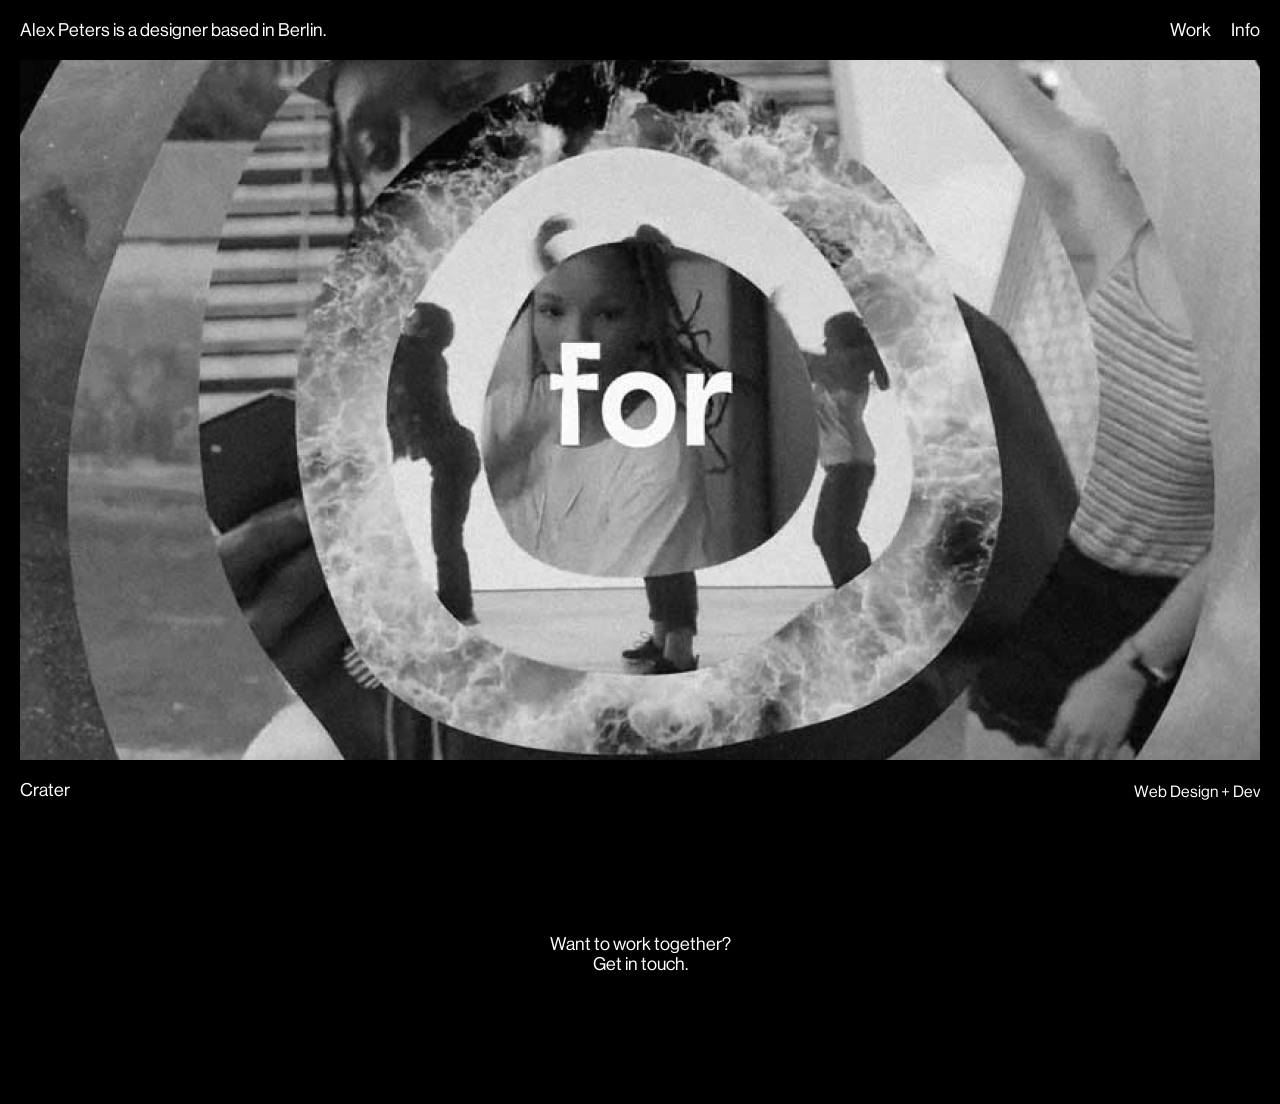
<file: work/crater.html>
<!DOCTYPE html>
<html lang=en>
  <head>
    <title>ALEX PETERS | Design</title>
    <meta name="description" content="Alex Peters is a multidisciplinary designer based in Berlin.">
    <meta charset="UTF-8">
    <meta name="viewport" content="width=device-width, initial-scale=1.0">
    <link rel="shortcut icon" href="../fav.png" type="image/x-icon">
    <link rel="stylesheet" href="../styles.css">
    <script src="https://ajax.googleapis.com/ajax/libs/jquery/3.2.1/jquery.min.js"></script>
    <script type="text/javascript" src="../js/scripts.js"></script>
  </head>

  <body>

    <nav>
      <div>Alex Peters is a designer based in&nbsp;Berlin.</div>
      <div class="nav-links"><a href="https://alexpeters.design">Work</a><a href="../info">Info</a></div>
    </nav>

    <div class="container">
    <div class="cover cover-crater">
        <video style="position: relative; z-index: 999; filter:" width="60%" playsinline autoplay muted loop>
        <source src="../vids/crater.mp4" type="video/mp4">
        </video>
    </div>

    <div class="work">
      <div class="work-headline">
        Crater
      </div>
      <div class="work-type">
        Web Design + Dev
      </div>
    </div>

    <footer><div>Want to work together?<br>Get in touch.</div></footer>
    </div>

  </body>
</html>
</file>
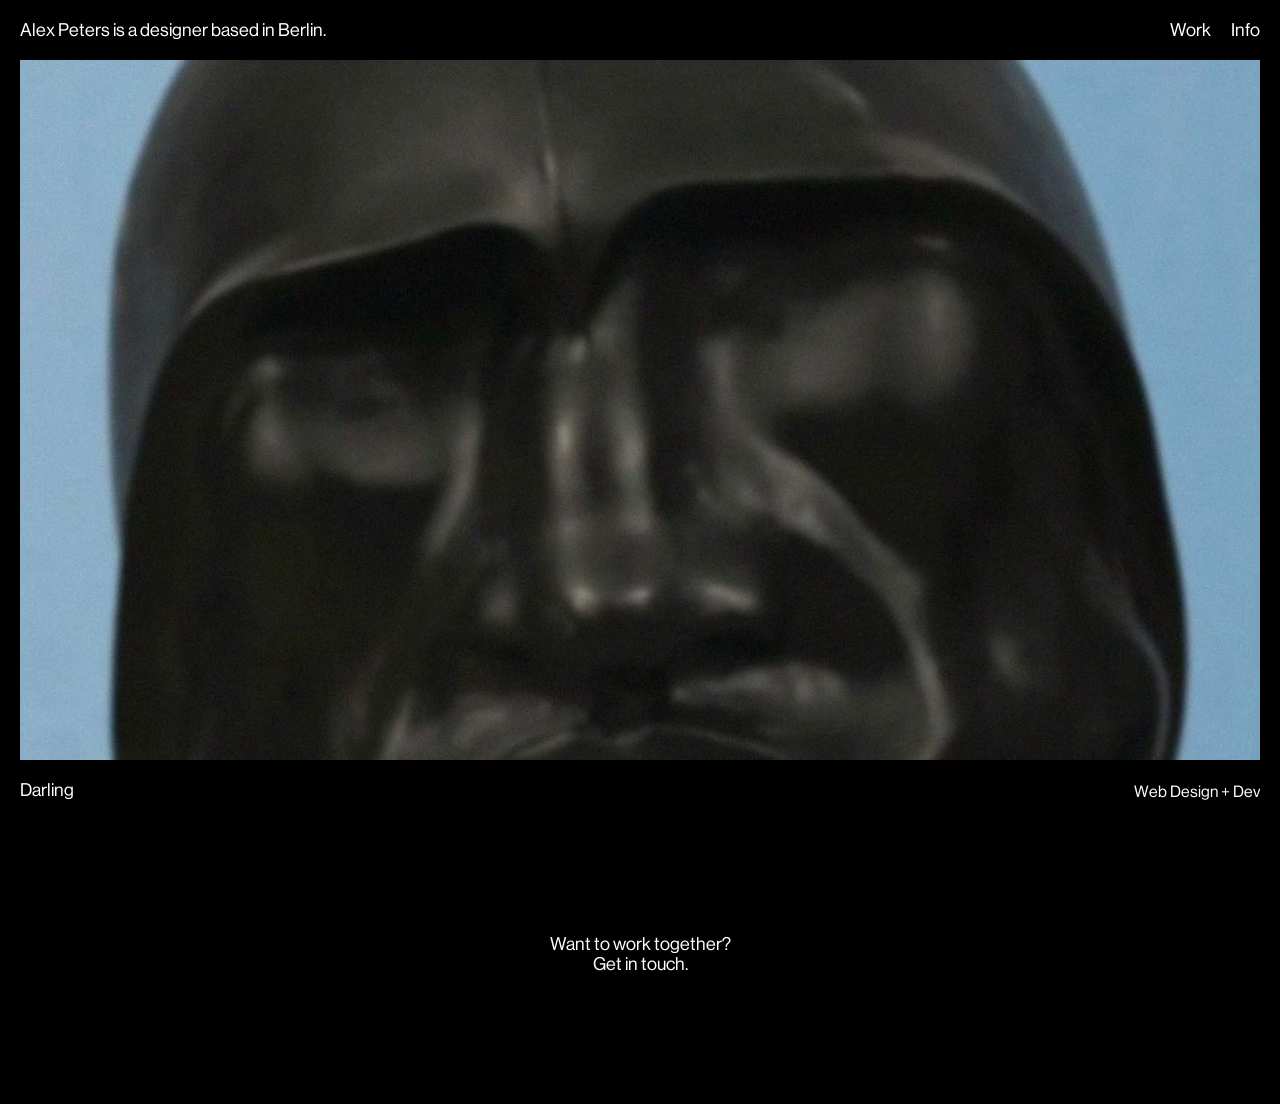
<file: work/darling.html>
<!DOCTYPE html>
<html lang=en>
  <head>
    <title>ALEX PETERS | Design</title>
    <meta name="description" content="Alex Peters is a multidisciplinary designer based in Berlin.">
    <meta charset="UTF-8">
    <meta name="viewport" content="width=device-width, initial-scale=1.0">
    <link rel="shortcut icon" href="../fav.png" type="image/x-icon">
    <link rel="stylesheet" href="../styles.css">
    <script src="https://ajax.googleapis.com/ajax/libs/jquery/3.2.1/jquery.min.js"></script>
    <script type="text/javascript" src="../js/scripts.js"></script>
  </head>

  <body>

    <nav>
      <div>Alex Peters is a designer based in&nbsp;Berlin.</div>
      <div class="nav-links"><a href="https://alexpeters.design">Work</a><a href="../info">Info</a></div>
    </nav>

    <div class="container">
    <div class="cover cover-darling">
        <video style="position: relative; z-index: 999; filter:" width="300px" playsinline autoplay muted loop>
        <source src="../vids/darling.mp4" type="video/mp4">
        </video>
    </div>

    <div class="work">
      <div class="work-headline">
        Darling
      </div>
      <div class="work-type">
        Web Design + Dev
      </div>
    </div>

    <footer><div>Want to work together?<br>Get in touch.</div></footer>
    </div>

  </body>
</html>
</file>
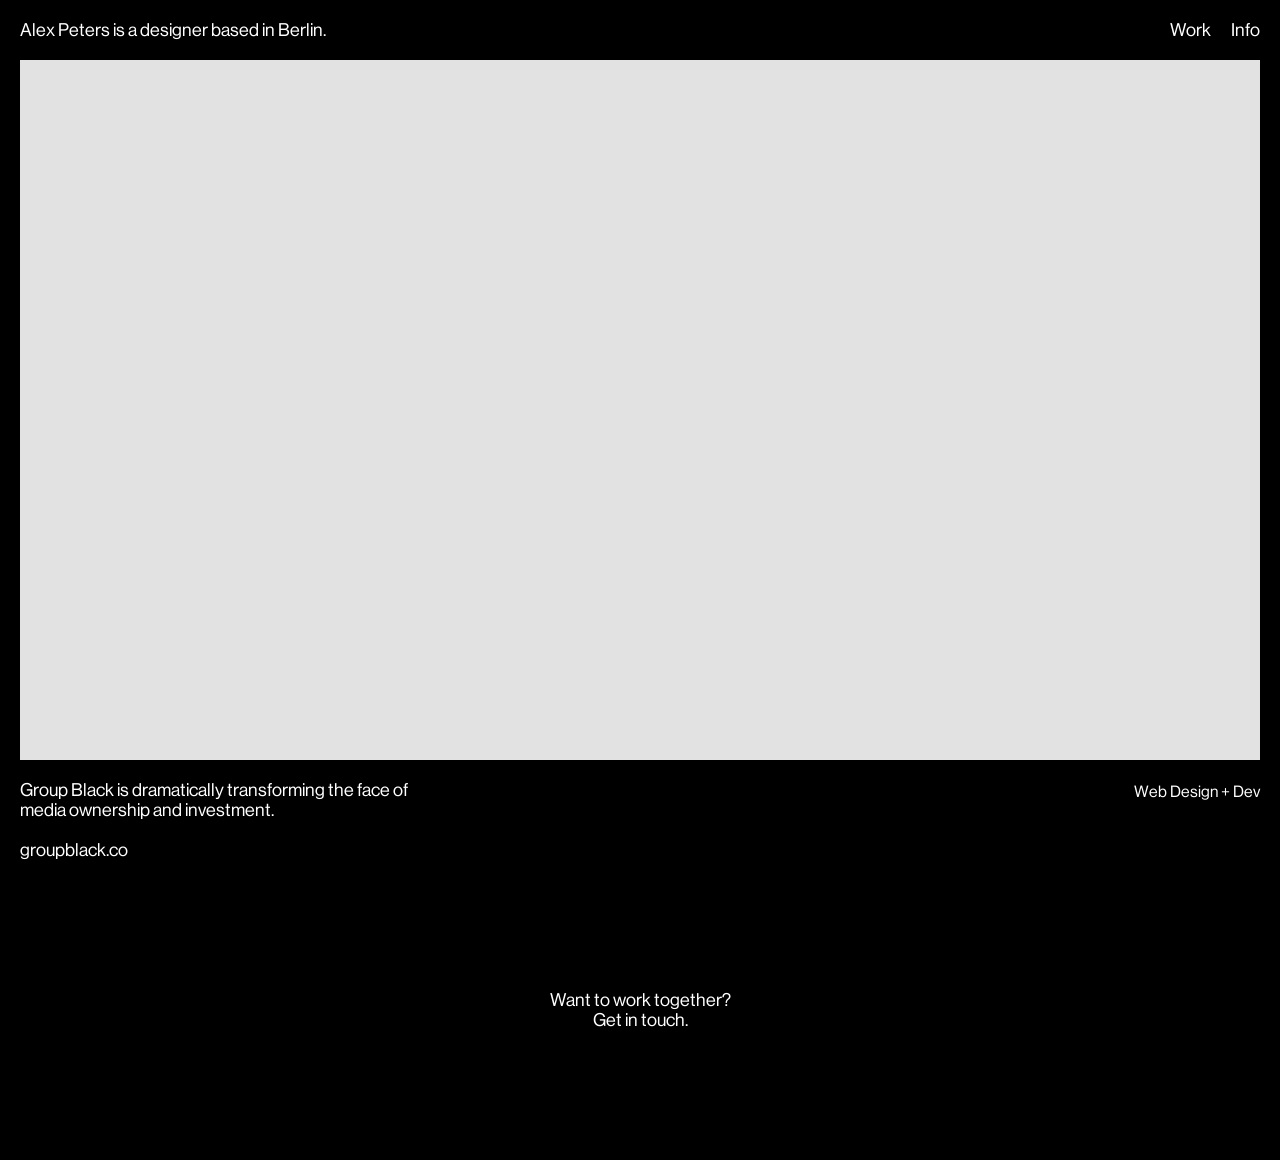
<file: work/groupblack.html>
<!DOCTYPE html>
<html lang=en>
  <head>
    <title>ALEX PETERS | Design</title>
    <meta name="description" content="Alex Peters is a multidisciplinary designer based in Berlin.">
    <meta charset="UTF-8">
    <meta name="viewport" content="width=device-width, initial-scale=1.0">
    <link rel="shortcut icon" href="../fav.png" type="image/x-icon">
    <link rel="stylesheet" href="../styles.css">
    <script src="https://ajax.googleapis.com/ajax/libs/jquery/3.2.1/jquery.min.js"></script>
    <script type="text/javascript" src="../js/scripts.js"></script>
  </head>

  <body>

    <nav>
      <div>Alex Peters is a designer based in&nbsp;Berlin.</div>
      <div class="nav-links"><a href="https://alexpeters.design">Work</a><a href="../info">Info</a></div>
    </nav>

    <div class="container">
    <div class="cover cover-groupblack">
        <video style="position: relative; z-index: 999; filter:" width="60%" playsinline autoplay muted loop>
        <source src="../vids/groupblack.mp4" type="video/mp4">
        </video>
    </div>
    
    <div class="work">
      <div class="work-headline">
        Group Black is dramatically transforming the face of media ownership and investment.
        <br><br>
        <a href="https://www.groupblack.co/">groupblack.co</a>
      </div>
      <div class="work-type">
        Web Design + Dev
      </div>
    </div>

    <footer><div>Want to work together?<br>Get in touch.</div></footer>
    </div>

  </body>
</html>
</file>
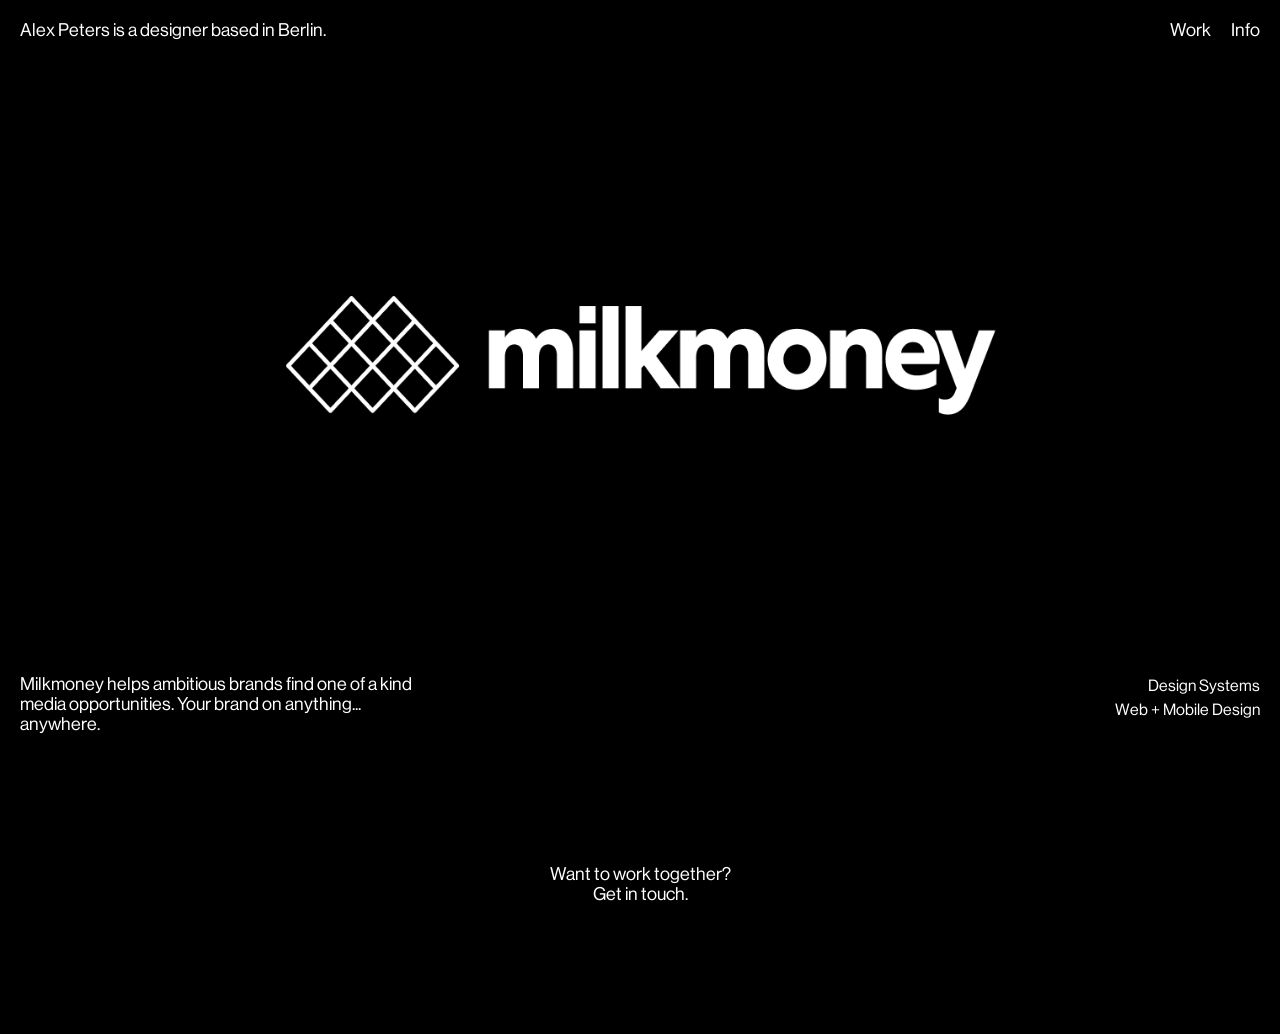
<file: work/milkmoney.html>
<!DOCTYPE html>
<html lang=en>
  <head>
    <title>ALEX PETERS | Design</title>
    <meta name="description" content="Alex Peters is a multidisciplinary designer based in Berlin.">
    <meta charset="UTF-8">
    <meta name="viewport" content="width=device-width, initial-scale=1.0">
    <link rel="shortcut icon" href="../fav.png" type="image/x-icon">
    <link rel="stylesheet" href="../styles.css">
    <script src="https://ajax.googleapis.com/ajax/libs/jquery/3.2.1/jquery.min.js"></script>
    <script type="text/javascript" src="../js/scripts.js"></script>
  </head>

  <body>

    <nav>
      <div>Alex Peters is a designer based in&nbsp;Berlin.</div>
      <div class="nav-links"><a href="https://alexpeters.design">Work</a><a href="../info">Info</a></div>
    </nav>

    <div class="container">
    <img class="cover" src="../imgs-new/home-milkmoney.jpg" />

    <div class="work">
      <div class="work-headline">
        Milkmoney helps ambitious brands find one of a kind media opportunities. Your brand on anything... anywhere.
      </div>
      <div class="work-type">
        Design Systems<br>
        Web + Mobile Design
      </div>
    </div>


    <footer><div>Want to work together?<br>Get in touch.</div></footer>
    </div>

  </body>
</html>
</file>
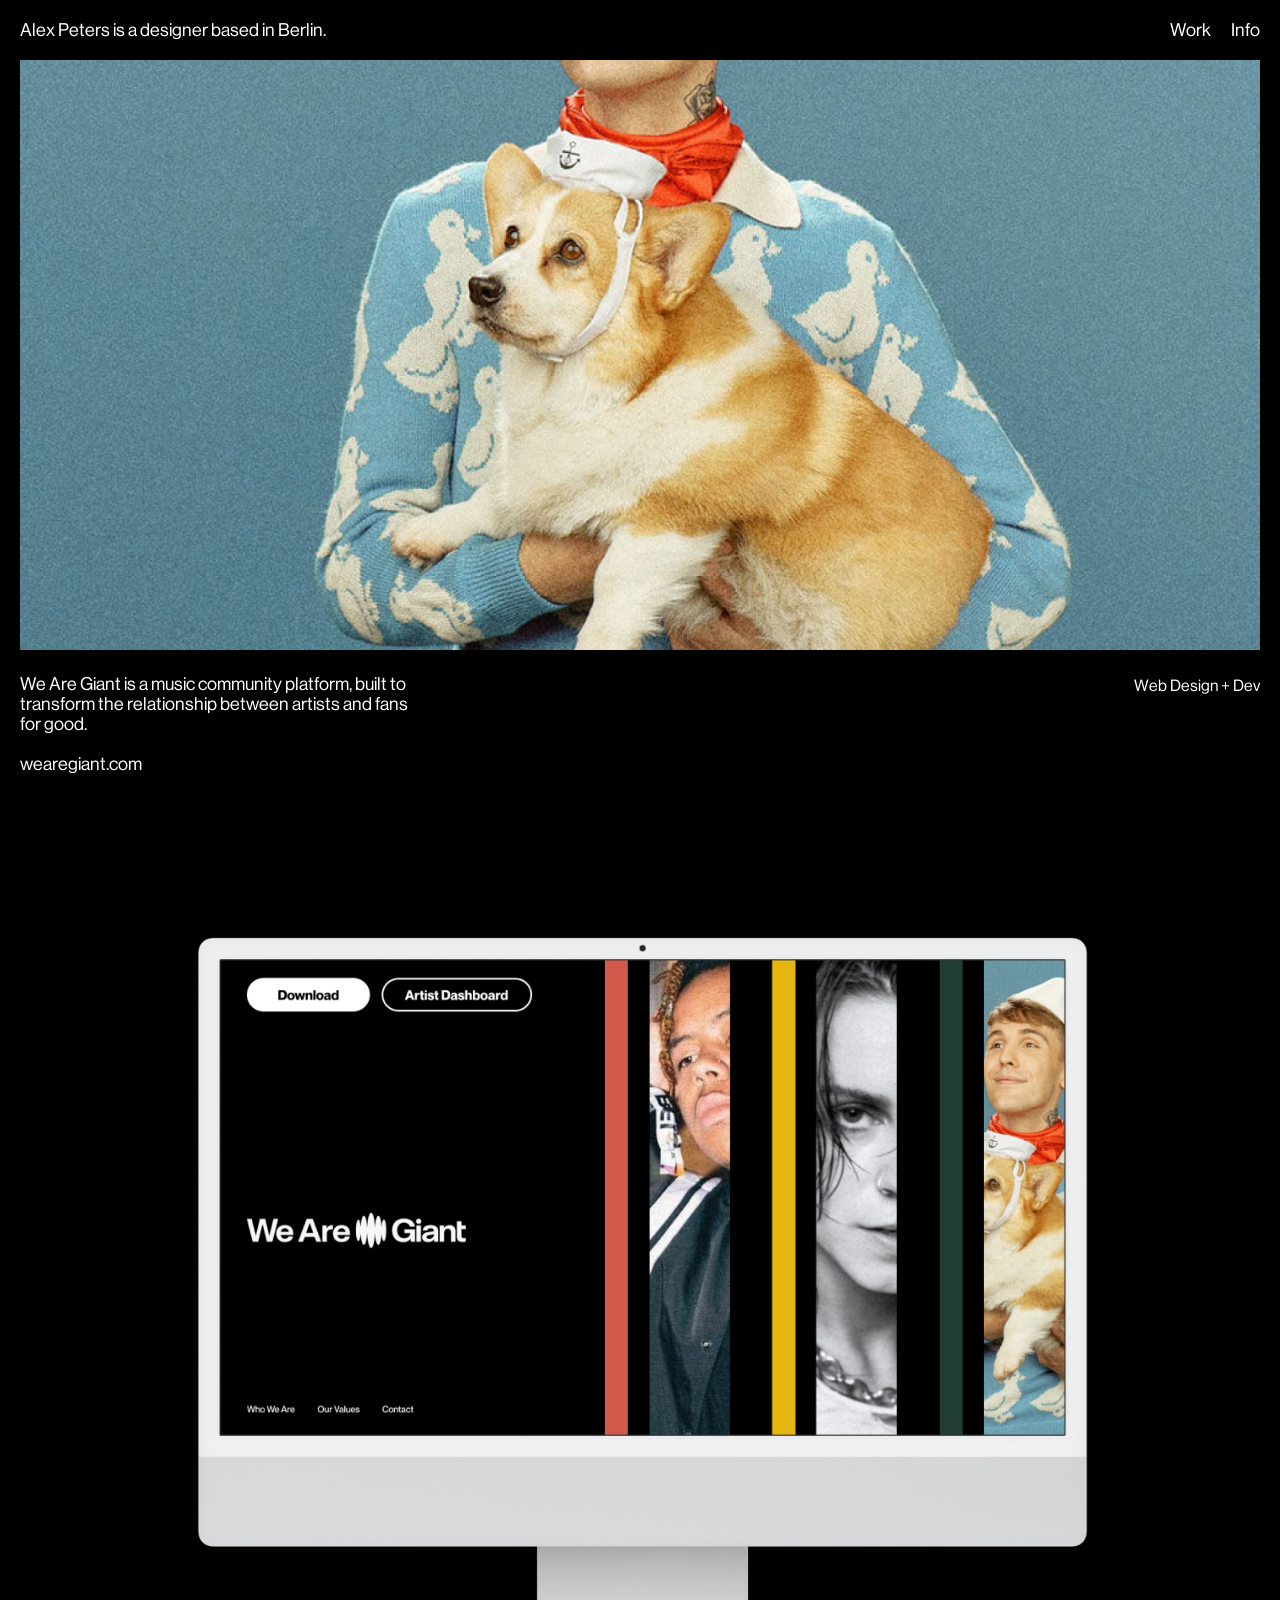
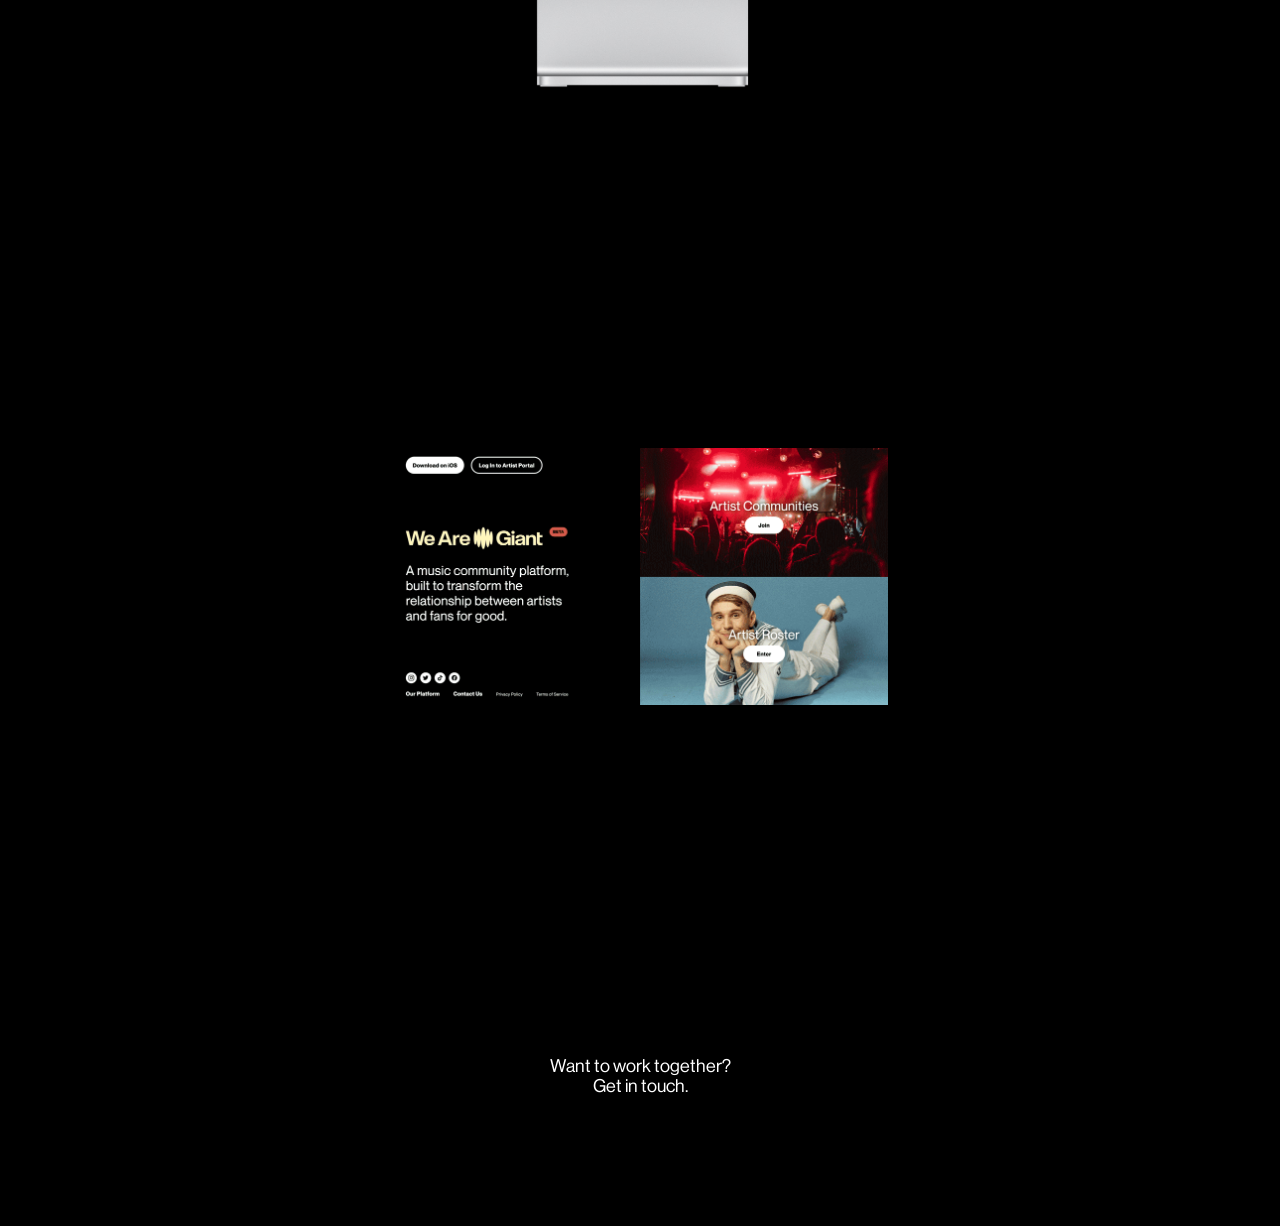
<file: work/wearegiant.html>
<!DOCTYPE html>
<html lang=en>
  <head>
    <title>ALEX PETERS | Design</title>
    <meta name="description" content="Alex Peters is a multidisciplinary designer based in Berlin.">
    <meta charset="UTF-8">
    <meta name="viewport" content="width=device-width, initial-scale=1.0">
    <link rel="shortcut icon" href="../fav.png" type="image/x-icon">
    <link rel="stylesheet" href="../styles.css">
    <script src="https://ajax.googleapis.com/ajax/libs/jquery/3.2.1/jquery.min.js"></script>
    <script type="text/javascript" src="../js/scripts.js"></script>
  </head>

  <body>

    <nav>
      <div>Alex Peters is a designer based in&nbsp;Berlin.</div>
      <div class="nav-links"><a href="https://alexpeters.design">Work</a><a href="../info">Info</a></div>
    </nav>

    <div class="container">
    <img class="cover" src="../imgs-new/home-wearegiant.jpg" />

    <div class="work">
      <div class="work-headline">
        We Are Giant is a music community platform, built to transform the relationship between artists and fans for good.
        <br><br>
        <a href="https://www.wearegiant.com/">wearegiant.com</a>
      </div>
      <div class="work-type">
        Web Design + Dev
      </div>
    </div>

    <div class="work-container"><img class="work-img" src="../imgs-new/wearegiant-desktop.jpg" /></div>

    <div class="work-container" style="height: 700px"><img class="work-wearegiant-screens" src="../imgs-new/wearegiant-screens.gif" /></div>

    <footer><div>Want to work together?<br>Get in touch.</div></footer>
    </div>

  </body>
</html>
</file>
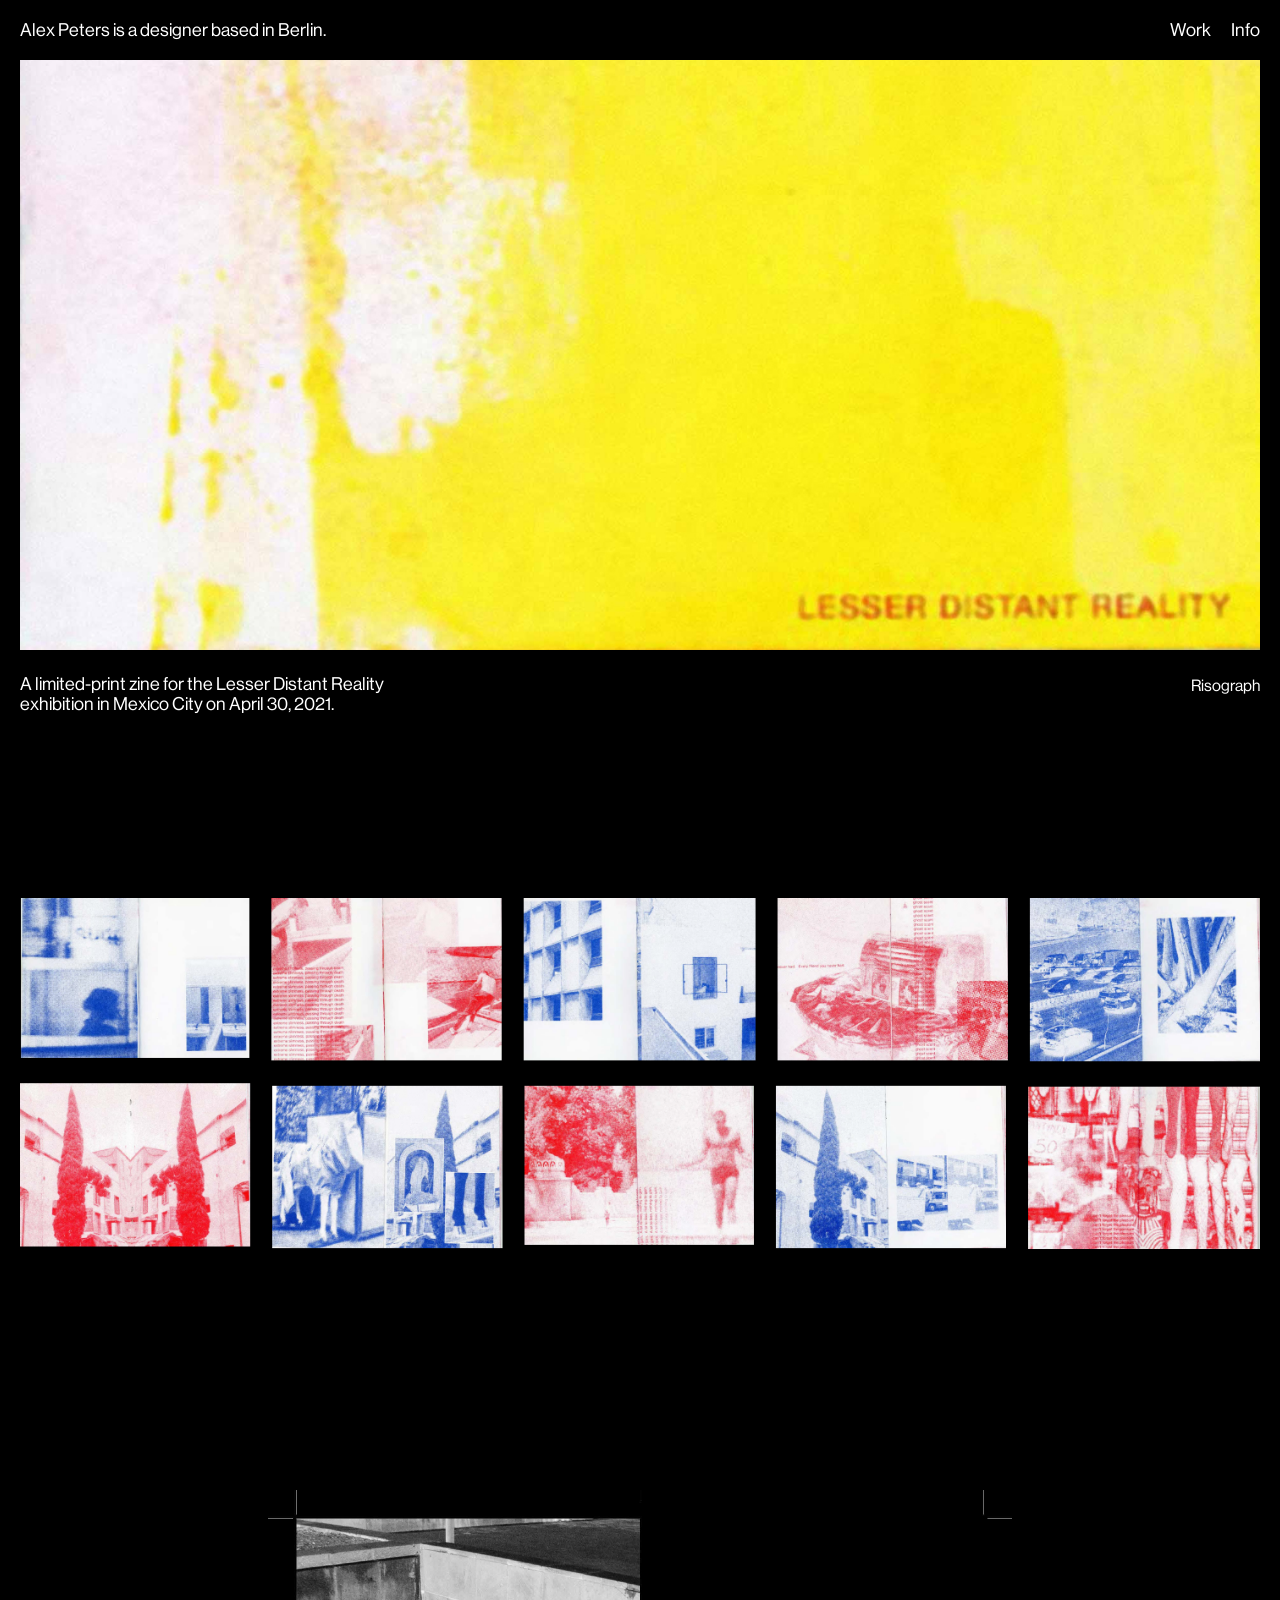
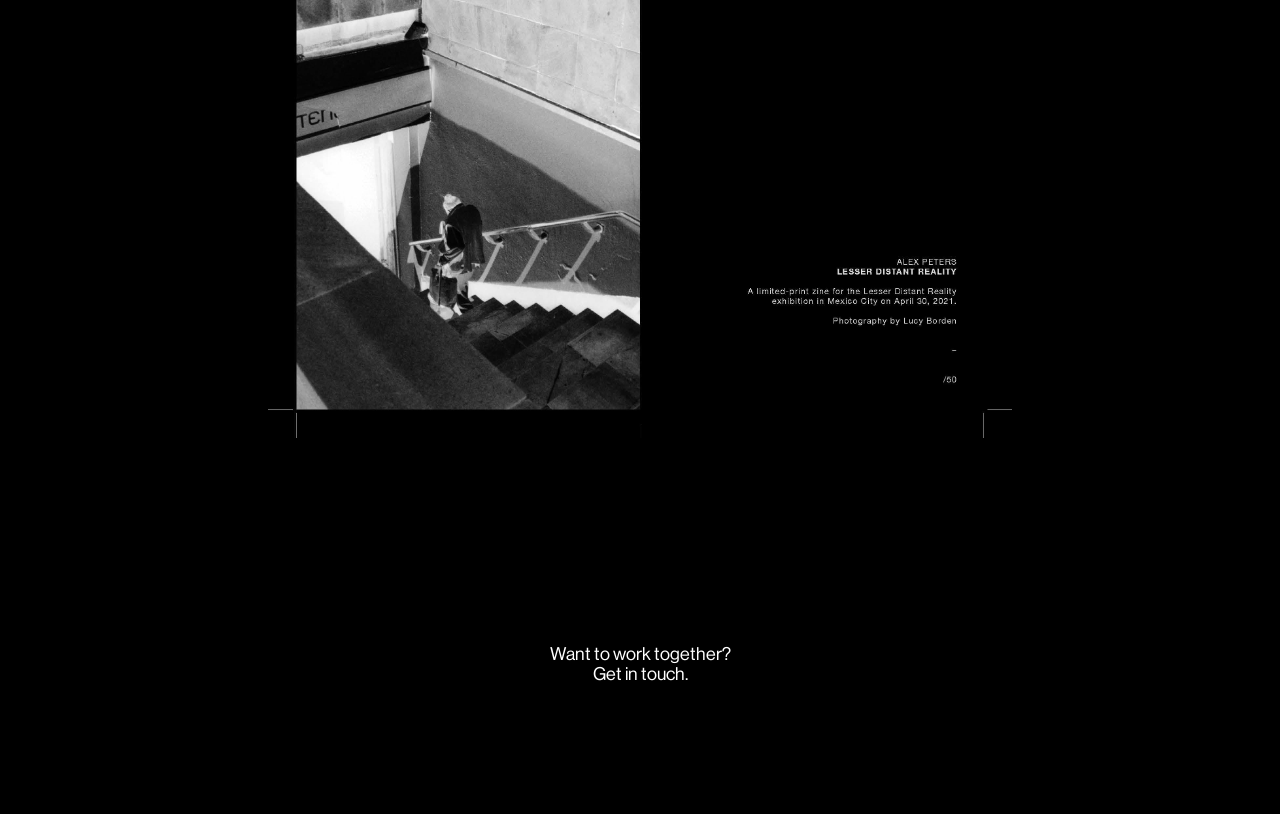
<file: work/zine.html>
<!DOCTYPE html>
<html lang=en>
  <head>
    <title>ALEX PETERS | Design</title>
    <meta name="description" content="Alex Peters is a multidisciplinary designer based in Berlin.">
    <meta charset="UTF-8">
    <meta name="viewport" content="width=device-width, initial-scale=1.0">
    <link rel="shortcut icon" href="../fav.png" type="image/x-icon">
    <link rel="stylesheet" href="../styles.css">
    <script src="https://ajax.googleapis.com/ajax/libs/jquery/3.2.1/jquery.min.js"></script>
    <script type="text/javascript" src="../js/scripts.js"></script>
  </head>

  <body>

    <nav>
      <div>Alex Peters is a designer based in&nbsp;Berlin.</div>
      <div class="nav-links"><a href="https://alexpeters.design">Work</a><a href="../info">Info</a></div>
    </nav>

    <div class="container">
    <img class="cover" src="../imgs-new/home-zine.jpg" />

    <div class="work">
      <div class="work-headline">
        A limited-print zine for the Lesser Distant Reality exhibition in Mexico City on April 30, 2021.
      </div>
      <div class="work-type">
        Risograph
      </div>
    </div>

    <div class="work-container" style="height: 700px"><div class="work-container"><img class="work-img" src="../imgs-new/zine-pages.png" /></div></div>

    <div class="work-container" style="height: 700px"><img class="work-zine-layout" src="../imgs-new/zine-layout.jpg" /></div>

    <footer><div>Want to work together?<br>Get in touch.</div></footer>
    </div>

  </body>
</html>
</file>
<file: styles-new.css>
@font-face {
    font-family: "Neue Haas Grotesk";
    src: url("fonts/NeueHaasGrotesk-Regular.woff");
    font-weight: 400;
}

@font-face {
    font-family: "Neue Haas Grotesk";
    src: url("fonts/NeueHaasGrotesk-Medium.woff");
    font-weight: 600;
}

@font-face {
    font-family: "Junicode Condensed";
    src: url("fonts/Junicode-RegularCondensed.ttf");
    font-weight: 400;
}

@font-face {
    font-family: "Junicode Condensed";
    src: url("fonts/Junicode-BoldCondensed.ttf");
    font-weight: 700;
}

html{
    font-family: "Neue Haas Grotesk", sans-serif;
    overflow-x: hidden;
    background-color: black;
}

body{
  margin: 60px;
  font-size: 26px;
  display: flex;
  justify-content: center;
  color: white;
}

.inside{
    width: 100%;
    max-width: 600px;
    animation: pageFade ease 1s;
    animation-iteration-count: 1;
    animation-fill-mode: forwards;
    }

a, a:visited{text-decoration: none; color: white;}

p{padding-bottom: 20px;}

.work{display: flex; flex-direction: column; align-items: center; justify-content: center; font-size: 14px; text-align: center; font-family: "Neue Haas Grotesk", sans-serif;}
.work img{max-width: 100%; border-radius: 8px; margin: 20px 0px 20px 0px;}

.hi{animation: fadeInAnimation ease 1s; animation-iteration-count: 1;animation-fill-mode: forwards; display: inline-block;}
.im{animation: fadeInAnimation ease 2s; animation-iteration-count: 1;animation-fill-mode: forwards; display: inline-block;}
.alex{animation: fadeInAnimation ease 3s; animation-iteration-count: 1;animation-fill-mode: forwards; display: inline-block;}

.fade{
    animation: fadeInAnimation ease 5s;
    animation-iteration-count: 1;
    animation-fill-mode: forwards;
}

/* INFO */
.info{
    color: black;
    display: flex;
    justify-content: center;
    align-items: center;
    position: fixed;
    bottom: 20px;
    padding: 10px 20px 10px 20px;
    width: auto;
    border-radius: 50px;
    text-transform: uppercase;
    letter-spacing: 2px;
    font-size: 10px;
    background-color: rgba(250, 250, 250, .8);
    backdrop-filter: blur(20px);
    z-index: 9999;
    animation: fadeInfo ease 10s;
    animation-iteration-count: 1;
    animation-fill-mode: forwards;}

/* PROJECTS */

.back{font-size: 14px; letter-spacing: 2px;}
.project{width: 100%; display: flex; flex-direction: row; justify-content: space-between; flex-wrap: wrap;}
.project-info{max-width: 400px;}
.project-info-description{font-size: 18px;}
.project-content{max-width: 600px;}
.project-content img{max-width: 100%;}
.project-content-description{font-size: 18px;}

/* PROJECTS - BLEAK */
.squareContainer {width: 800px; height: 800px; display: inline-block;}

/* PROJECTS - SPORTSHI */
.video-container {
  position: relative;
  width: 100%;
}

.video-container video {
  width: 100%;
  height: auto;
}

.video-container img {
  position: absolute;
  top: 50%;
  left: 50%;
  transform: translate(-50%, -50%);
  max-width: 100%;
  max-height: 100%;
}

.stats-container{display: flex; flex-direction: row; column-gap: 10px; row-gap: 20px; flex-wrap: wrap;}
.stats{display: inline-block; padding: 20px; border: 1px solid white; border-radius: 50px; font-size: 14px; min-height: 20px;}

/* ANIMATIONS */
@keyframes pageFade {
    0% {
        opacity: 0;
    }
    100% {
        opacity: 1;
     }
}

@keyframes fadeInAnimation {
    0% {
        opacity: 0;
    }
    50% {
        opacity: 0;
    }
    100% {
        opacity: 1;
     }
}

@keyframes fadeInfo {
    0% {
        opacity: 0;
    }
    30% {
        opacity: 0;
    }
    50% {
        opacity: 1;
    }
    90% {
        opacity: 1;
    }
    100% {
        opacity: 0;
     }
}

/* RESPONSIVE */
@media (max-width: 800px) {
    body{margin: 40px;}
}
</file>
<file: styles.css>
@font-face {
    font-family: "Neue Haas Grotesk";
    src: url("fonts/NeueHaasGrotesk-Regular.woff");
    font-weight: 400;
}

html{
    font-family: "Neue Haas Grotesk", sans-serif;
    overflow-x: hidden;
    background-color: #000000;
    color: white;
}

body{
  margin: 20px;
  font-size: 18px;
}

a, a:visited{text-decoration: none; color: white;}

nav{position: fixed; z-index: 9999; display: flex; flex-direction: row; column-gap: 40px; justify-content: space-between; width: calc(100vw - 40px);}
.nav-links{position: relative; display: flex; flex-direction: row; column-gap: 20px;}

footer{height: 300px; display: flex; justify-content: center; align-items: center; text-align: center;}

/* GENERAL */
.container{
    margin-top: 20px;
    position: absolute;
    width: calc(100vw - 40px);
    animation: fadeInAnimation ease 1s;
    animation-iteration-count: 1;
    animation-fill-mode: forwards;
}

.cover{width: 100%; margin-top: 20px;}
.cover-groupblack{display: flex; justify-content: center; align-content: center; background: rgb(226, 226, 226); height: 700px;}
.cover-crater{display: flex; justify-content: center; align-content: center; min-height: 700px; background-image: url('imgs-new/home-crater.jpg'); background-position: center; background-size: cover;}
.cover-darling{display: flex; justify-content: center; align-content: center; min-height: 700px; background-image: url('imgs-new/home-darling.jpg'); background-position: center; background-size: cover;}

.info{max-width: 400px;}

/* WORK */
.work{display: flex; flex-direction: row; justify-content: space-between; flex-wrap: wrap; column-gap: 40px; margin-top: 20px;}
.work-headline{max-width: 400px;}
.work-type{font-size: 16px; line-height: 24px; text-align: right;}
.work-container{display: flex; justify-content: center; align-items: center;}
.work-img{width: 100%; margin-top: 20px;}

/* WORK - BLEAK */
.work-bleak-wordmark{width: 60%;}
.squareContainer {width: 800px; height: 800px; display: inline-block;}
.work-bleak-mix-cover{width: 60%;}

/* WORK - WE ARE GIANT */
.work-wearegiant-screens{width: 40%;}

/* WORK - ZINE */
.work-zine-layout{width: 60%;}

/* ANIMATIONS */
@keyframes fadeInAnimation {
    0% {
        opacity: 0;
    }
    100% {
        opacity: 1;
     }
}

/* CURSOR */



/* RESPONSIVE STATES */

@media (max-width: 633px) {

    body{font-size: 20px;}

    .container{margin-top: 50px;}
    .cover-groupblack, .cover-crater, .cover-darling{height: 400px;}
    .work-type{text-align: left; margin-top: 40px;}
    .work-bleak-wordmark{width: 80%;}

}
</file>
